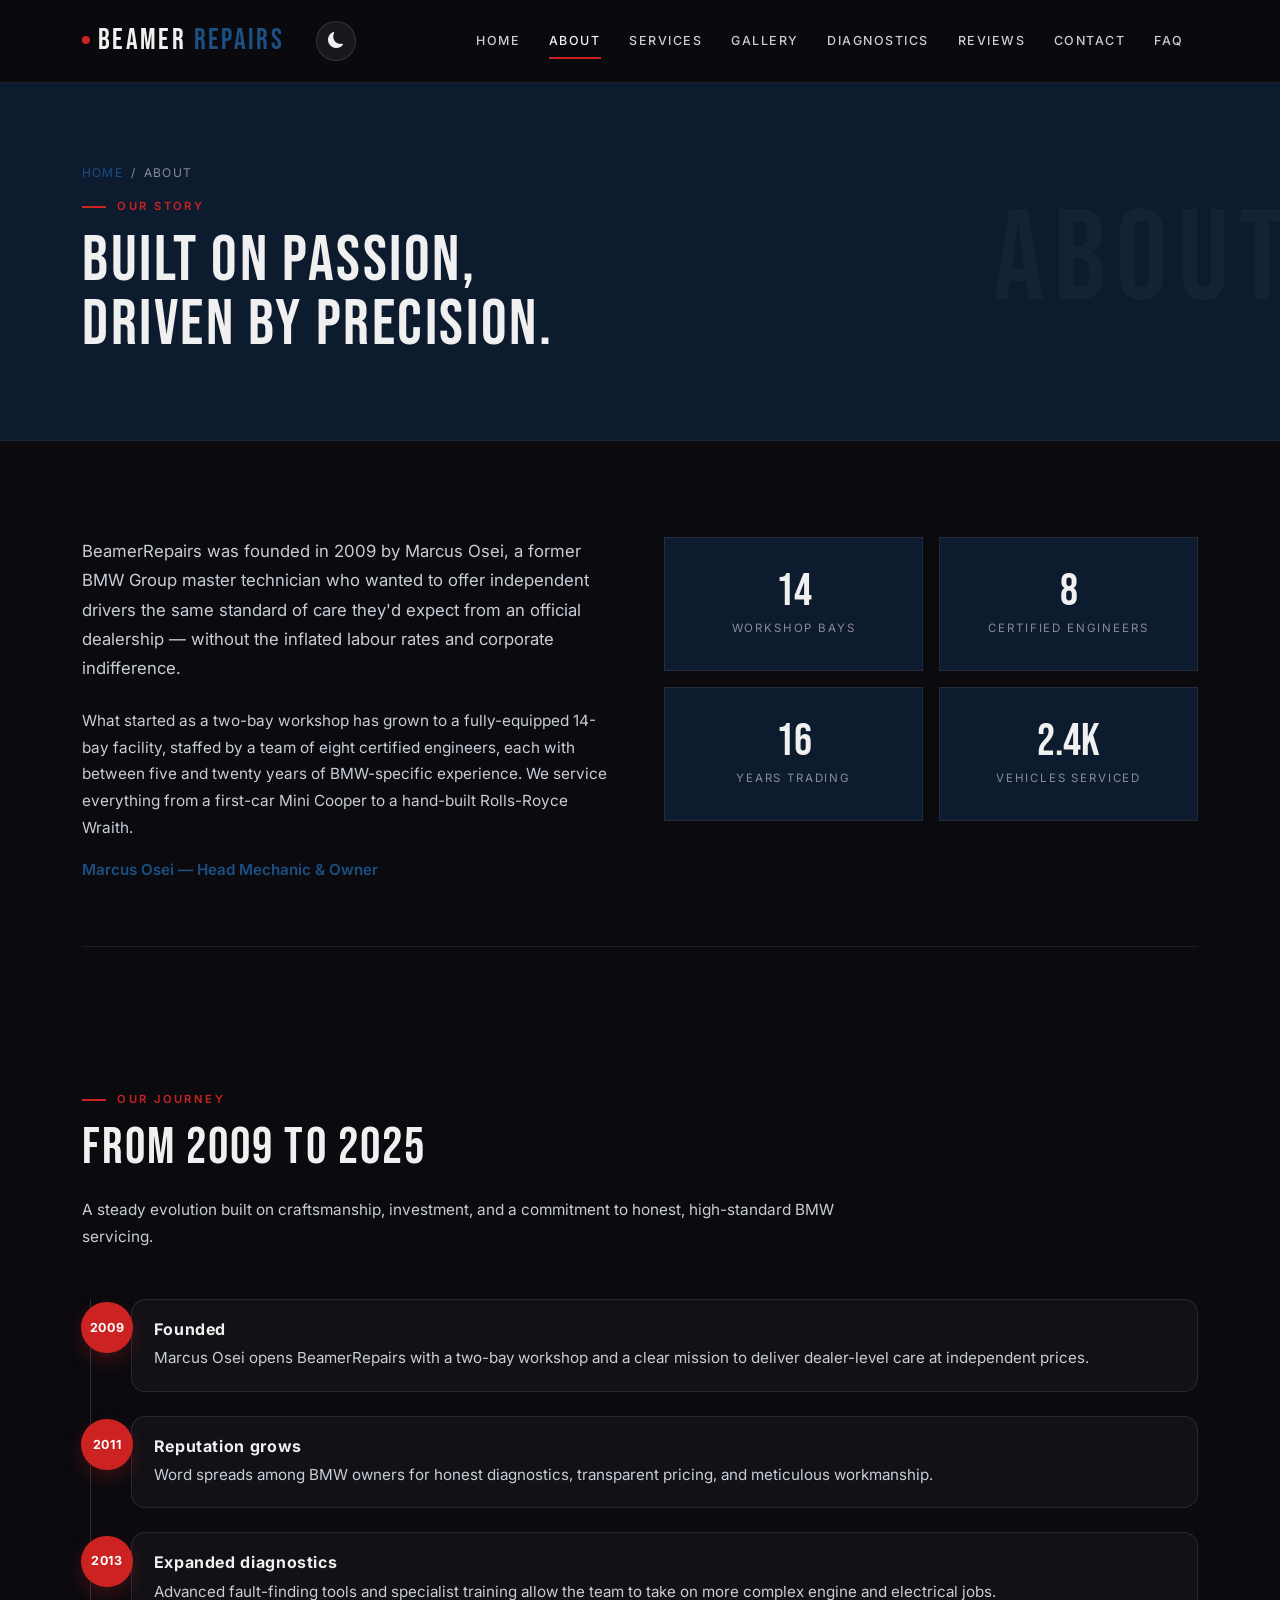
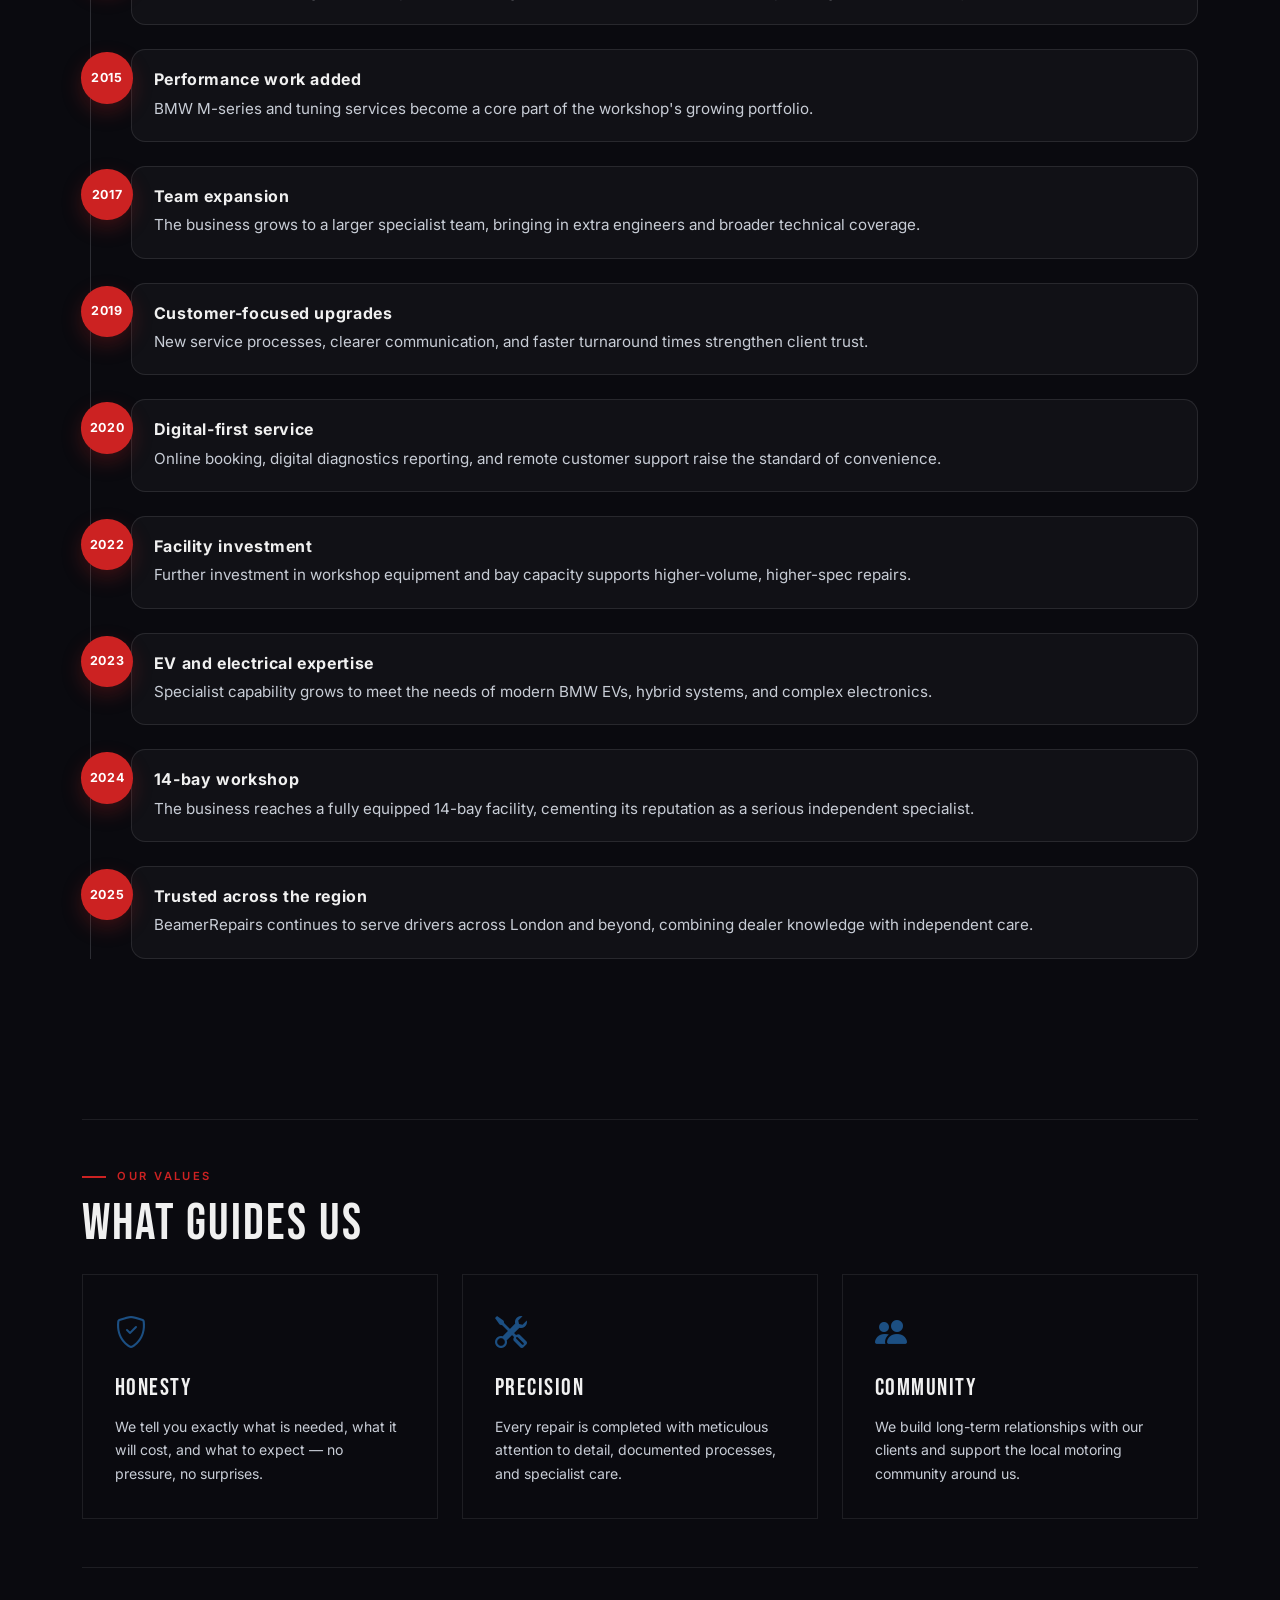
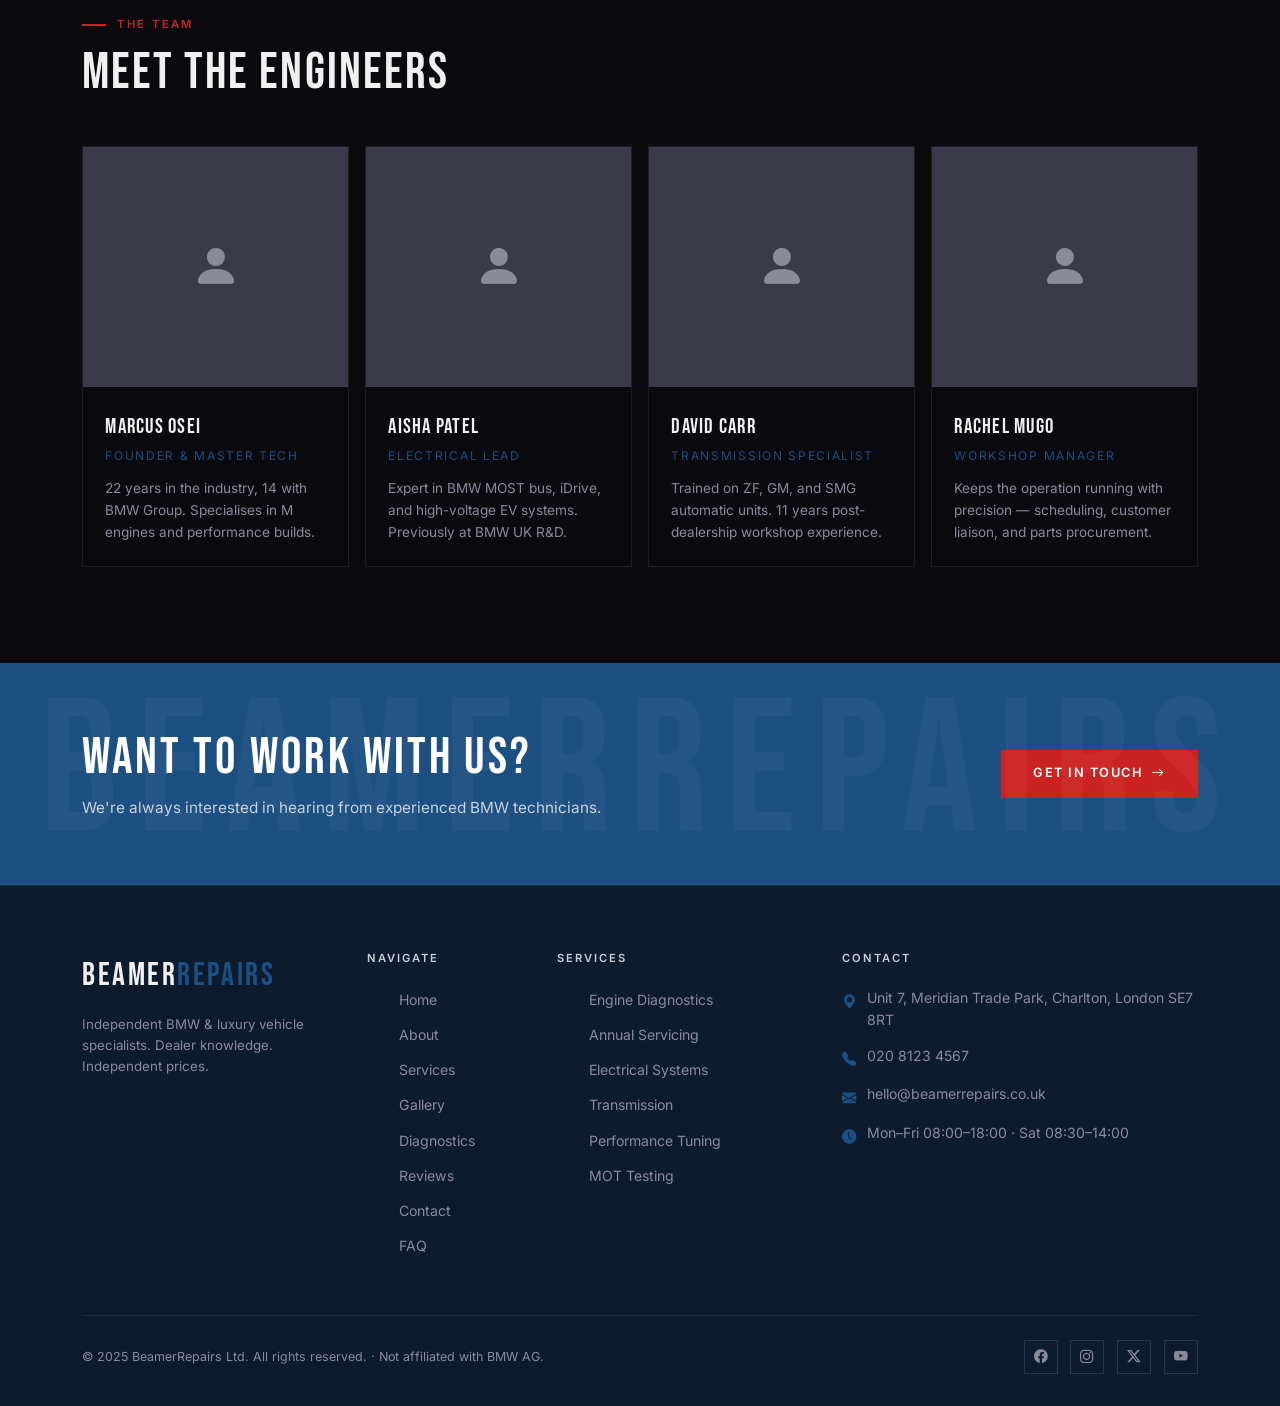
<file: about.html>
<!DOCTYPE html>
<html lang="en">
<head>
  <meta charset="UTF-8" />
  <meta name="viewport" content="width=device-width, initial-scale=1.0" />
  <title>About — BeamerRepairs</title>
  <link href="https://fonts.googleapis.com/css2?family=Bebas+Neue&family=Inter:wght@300;400;500;600;700&display=swap" rel="stylesheet" />
  <link href="https://cdn.jsdelivr.net/npm/bootstrap@5.3.3/dist/css/bootstrap.min.css" rel="stylesheet" />
  <link rel="stylesheet" href="https://cdn.jsdelivr.net/npm/bootstrap-icons@1.11.3/font/bootstrap-icons.min.css" />
  <link rel="stylesheet" href="css/style.css" />
</head>
<body>

<nav class="navbar navbar-expand-lg">
  <div class="container">
    <a class="navbar-brand" href="index.html">
      <span class="brand-dot"></span>BEAMER<span style="color:var(--steel-blue)">REPAIRS</span>
    </a>
    <button class="navbar-toggler" type="button" data-bs-toggle="collapse" data-bs-target="#navMenu">
      <span class="navbar-toggler-icon"></span>
    </button>
    <div class="collapse navbar-collapse" id="navMenu">
      <ul class="navbar-nav ms-auto">
        <li class="nav-item"><a class="nav-link" href="index.html">Home</a></li>
        <li class="nav-item"><a class="nav-link active" href="about.html">About</a></li>
        <li class="nav-item"><a class="nav-link" href="services.html">Services</a></li>
        <li class="nav-item"><a class="nav-link" href="gallery.html">Gallery</a></li>
        <li class="nav-item"><a class="nav-link" href="diagnostics.html">Diagnostics</a></li>
        <li class="nav-item"><a class="nav-link" href="reviews.html">Reviews</a></li>
        <li class="nav-item"><a class="nav-link" href="contact.html">Contact</a></li>
        <li class="nav-item"><a class="nav-link" href="faq.html">FAQ</a></li>
      </ul>
    </div>
  </div>
</nav>

<div class="page-hero" data-title="ABOUT">
  <div class="container">
    <div class="breadcrumb-nav"><a href="index.html">Home</a><span>/</span>About</div>
    <p class="section-eyebrow">Our Story</p>
    <h1 class="section-title" style="font-size:clamp(3rem,5vw,5rem)">BUILT ON PASSION,<br>DRIVEN BY PRECISION.</h1>
  </div>
</div>

<section style="background:var(--obsidian)">
  <div class="container">
    <div class="row g-5 mb-5">
      <div class="col-lg-6">
        <p class="section-body" style="max-width:100%;font-size:1.05rem;margin-bottom:1.5rem">
          BeamerRepairs was founded in 2009 by Marcus Osei, a former BMW Group master technician who wanted to offer independent drivers the same standard of care they'd expect from an official dealership — without the inflated labour rates and corporate indifference.
        </p>
        <p class="section-body" style="max-width:100%">
          What started as a two-bay workshop has grown to a fully-equipped 14-bay facility, staffed by a team of eight certified engineers, each with between five and twenty years of BMW-specific experience. We service everything from a first-car Mini Cooper to a hand-built Rolls-Royce Wraith.
        </p>
        <p style="margin-top:1rem;font-size:0.95rem;color:var(--steel-blue);font-weight:600">Marcus Osei — Head Mechanic &amp; Owner</p>
      </div>
      <div class="col-lg-6">
        <div class="row g-3">
          <div class="col-6"><div class="stat-box"><div class="stat-num">14</div><div class="stat-label">Workshop Bays</div></div></div>
          <div class="col-6"><div class="stat-box"><div class="stat-num">8</div><div class="stat-label">Certified Engineers</div></div></div>
          <div class="col-6"><div class="stat-box"><div class="stat-num">16</div><div class="stat-label">Years Trading</div></div></div>
          <div class="col-6"><div class="stat-box"><div class="stat-num">2.4K</div><div class="stat-label">Vehicles Serviced</div></div></div>
        </div>
      </div>
    </div>

    <div class="rule mb-5"></div>

    <section class="timeline-section">
      <p class="section-eyebrow">Our Journey</p>
      <h2 class="section-title mb-4">FROM 2009 TO 2025</h2>
      <p class="section-body mb-5" style="max-width:760px">
        A steady evolution built on craftsmanship, investment, and a commitment to honest, high-standard BMW servicing.
      </p>
      <div class="timeline">
        <div class="timeline-item">
          <div class="timeline-marker">2009</div>
          <div class="timeline-card">
            <h3>Founded</h3>
            <p>Marcus Osei opens BeamerRepairs with a two-bay workshop and a clear mission to deliver dealer-level care at independent prices.</p>
          </div>
        </div>
        <div class="timeline-item">
          <div class="timeline-marker">2011</div>
          <div class="timeline-card">
            <h3>Reputation grows</h3>
            <p>Word spreads among BMW owners for honest diagnostics, transparent pricing, and meticulous workmanship.</p>
          </div>
        </div>
        <div class="timeline-item">
          <div class="timeline-marker">2013</div>
          <div class="timeline-card">
            <h3>Expanded diagnostics</h3>
            <p>Advanced fault-finding tools and specialist training allow the team to take on more complex engine and electrical jobs.</p>
          </div>
        </div>
        <div class="timeline-item">
          <div class="timeline-marker">2015</div>
          <div class="timeline-card">
            <h3>Performance work added</h3>
            <p>BMW M-series and tuning services become a core part of the workshop's growing portfolio.</p>
          </div>
        </div>
        <div class="timeline-item">
          <div class="timeline-marker">2017</div>
          <div class="timeline-card">
            <h3>Team expansion</h3>
            <p>The business grows to a larger specialist team, bringing in extra engineers and broader technical coverage.</p>
          </div>
        </div>
        <div class="timeline-item">
          <div class="timeline-marker">2019</div>
          <div class="timeline-card">
            <h3>Customer-focused upgrades</h3>
            <p>New service processes, clearer communication, and faster turnaround times strengthen client trust.</p>
          </div>
        </div>
        <div class="timeline-item">
          <div class="timeline-marker">2020</div>
          <div class="timeline-card">
            <h3>Digital-first service</h3>
            <p>Online booking, digital diagnostics reporting, and remote customer support raise the standard of convenience.</p>
          </div>
        </div>
        <div class="timeline-item">
          <div class="timeline-marker">2022</div>
          <div class="timeline-card">
            <h3>Facility investment</h3>
            <p>Further investment in workshop equipment and bay capacity supports higher-volume, higher-spec repairs.</p>
          </div>
        </div>
        <div class="timeline-item">
          <div class="timeline-marker">2023</div>
          <div class="timeline-card">
            <h3>EV and electrical expertise</h3>
            <p>Specialist capability grows to meet the needs of modern BMW EVs, hybrid systems, and complex electronics.</p>
          </div>
        </div>
        <div class="timeline-item">
          <div class="timeline-marker">2024</div>
          <div class="timeline-card">
            <h3>14-bay workshop</h3>
            <p>The business reaches a fully equipped 14-bay facility, cementing its reputation as a serious independent specialist.</p>
          </div>
        </div>
        <div class="timeline-item">
          <div class="timeline-marker">2025</div>
          <div class="timeline-card">
            <h3>Trusted across the region</h3>
            <p>BeamerRepairs continues to serve drivers across London and beyond, combining dealer knowledge with independent care.</p>
          </div>
        </div>
      </div>
    </section>

    <div class="rule mb-5"></div>

    <p class="section-eyebrow">Our Values</p>
    <h2 class="section-title mb-4">WHAT GUIDES US</h2>
    <div class="row g-4 mb-5">
      <div class="col-md-4">
        <div class="service-card" style="height:100%">
          <div style="font-size:2rem;color:var(--steel-blue);margin-bottom:1rem"><i class="bi bi-shield-check"></i></div>
          <h3 style="font-family:var(--font-display);font-size:1.5rem;letter-spacing:0.06em;color:var(--off-white);margin-bottom:0.75rem">Honesty</h3>
          <p style="color:var(--chrome);margin:0">We tell you exactly what is needed, what it will cost, and what to expect — no pressure, no surprises.</p>
        </div>
      </div>
      <div class="col-md-4">
        <div class="service-card" style="height:100%">
          <div style="font-size:2rem;color:var(--steel-blue);margin-bottom:1rem"><i class="bi bi-tools"></i></div>
          <h3 style="font-family:var(--font-display);font-size:1.5rem;letter-spacing:0.06em;color:var(--off-white);margin-bottom:0.75rem">Precision</h3>
          <p style="color:var(--chrome);margin:0">Every repair is completed with meticulous attention to detail, documented processes, and specialist care.</p>
        </div>
      </div>
      <div class="col-md-4">
        <div class="service-card" style="height:100%">
          <div style="font-size:2rem;color:var(--steel-blue);margin-bottom:1rem"><i class="bi bi-people-fill"></i></div>
          <h3 style="font-family:var(--font-display);font-size:1.5rem;letter-spacing:0.06em;color:var(--off-white);margin-bottom:0.75rem">Community</h3>
          <p style="color:var(--chrome);margin:0">We build long-term relationships with our clients and support the local motoring community around us.</p>
        </div>
      </div>
    </div>

    <div class="rule mb-5"></div>

    <p class="section-eyebrow">The Team</p>
    <h2 class="section-title mb-5">MEET THE ENGINEERS</h2>
    <div class="row g-3">
      <div class="col-md-6 col-lg-3">
        <div class="team-card">
          <div class="team-photo"><i class="bi bi-person-fill"></i></div>
          <div class="team-info">
            <div class="team-name">Marcus Osei</div>
            <div class="team-role">Founder &amp; Master Tech</div>
            <p class="team-bio">22 years in the industry, 14 with BMW Group. Specialises in M engines and performance builds.</p>
          </div>
        </div>
      </div>
      <div class="col-md-6 col-lg-3">
        <div class="team-card">
          <div class="team-photo"><i class="bi bi-person-fill"></i></div>
          <div class="team-info">
            <div class="team-name">Aisha Patel</div>
            <div class="team-role">Electrical Lead</div>
            <p class="team-bio">Expert in BMW MOST bus, iDrive, and high-voltage EV systems. Previously at BMW UK R&amp;D.</p>
          </div>
        </div>
      </div>
      <div class="col-md-6 col-lg-3">
        <div class="team-card">
          <div class="team-photo"><i class="bi bi-person-fill"></i></div>
          <div class="team-info">
            <div class="team-name">David Carr</div>
            <div class="team-role">Transmission Specialist</div>
            <p class="team-bio">Trained on ZF, GM, and SMG automatic units. 11 years post-dealership workshop experience.</p>
          </div>
        </div>
      </div>
      <div class="col-md-6 col-lg-3">
        <div class="team-card">
          <div class="team-photo"><i class="bi bi-person-fill"></i></div>
          <div class="team-info">
            <div class="team-name">Rachel Mugo</div>
            <div class="team-role">Workshop Manager</div>
            <p class="team-bio">Keeps the operation running with precision — scheduling, customer liaison, and parts procurement.</p>
          </div>
        </div>
      </div>
    </div>
  </div>
</section>

<div class="cta-banner">
  <div class="container">
    <div class="row align-items-center">
      <div class="col-lg-8 mb-3 mb-lg-0">
        <h2>WANT TO WORK WITH US?</h2>
        <p>We're always interested in hearing from experienced BMW technicians.</p>
      </div>
      <div class="col-lg-4 text-lg-end">
        <a href="contact.html" class="btn-primary-brand">Get In Touch <i class="bi bi-arrow-right"></i></a>
      </div>
    </div>
  </div>
</div>

<footer>
  <div class="container">
    <div class="row g-4">
      <div class="col-lg-3 col-md-6">
        <div class="footer-brand">BEAMER<span style="color:var(--steel-blue)">REPAIRS</span></div>
        <p class="footer-tagline">Independent BMW &amp; luxury vehicle specialists. Dealer knowledge. Independent prices.</p>
      </div>
      <div class="col-lg-2 col-md-6">
        <p class="footer-heading">Navigate</p>
        <ul class="footer-links">
          <li><a href="index.html">Home</a></li><li><a href="about.html">About</a></li>
          <li><a href="services.html">Services</a></li><li><a href="gallery.html">Gallery</a></li>
          <li><a href="diagnostics.html">Diagnostics</a></li><li><a href="reviews.html">Reviews</a></li>
          <li><a href="contact.html">Contact</a></li><li><a href="faq.html">FAQ</a></li>
        </ul>
      </div>
      <div class="col-lg-3 col-md-6">
        <p class="footer-heading">Services</p>
        <ul class="footer-links">
          <li><a href="services.html">Engine Diagnostics</a></li><li><a href="services.html">Annual Servicing</a></li>
          <li><a href="services.html">Electrical Systems</a></li><li><a href="services.html">Transmission</a></li>
          <li><a href="services.html">Performance Tuning</a></li><li><a href="services.html">MOT Testing</a></li>
        </ul>
      </div>
      <div class="col-lg-4 col-md-6">
        <p class="footer-heading">Contact</p>
        <div class="footer-contact-item"><i class="bi bi-geo-alt-fill"></i><span>Unit 7, Meridian Trade Park, Charlton, London SE7 8RT</span></div>
        <div class="footer-contact-item"><i class="bi bi-telephone-fill"></i><span>020 8123 4567</span></div>
        <div class="footer-contact-item"><i class="bi bi-envelope-fill"></i><span>hello@beamerrepairs.co.uk</span></div>
        <div class="footer-contact-item"><i class="bi bi-clock-fill"></i><span>Mon–Fri 08:00–18:00 · Sat 08:30–14:00</span></div>
      </div>
    </div>
    <div class="footer-bottom">
      <p>© 2025 BeamerRepairs Ltd. All rights reserved. · Not affiliated with BMW AG.</p>
      <div class="social-links">
        <a href="#" class="social-link"><i class="bi bi-facebook"></i></a>
        <a href="#" class="social-link"><i class="bi bi-instagram"></i></a>
        <a href="#" class="social-link"><i class="bi bi-twitter-x"></i></a>
        <a href="#" class="social-link"><i class="bi bi-youtube"></i></a>
      </div>
    </div>
  </div>
</footer>

<script src="https://cdn.jsdelivr.net/npm/bootstrap@5.3.3/dist/js/bootstrap.bundle.min.js"></script>
<script src="js/main.js"></script>
</body>
</html>
</file>
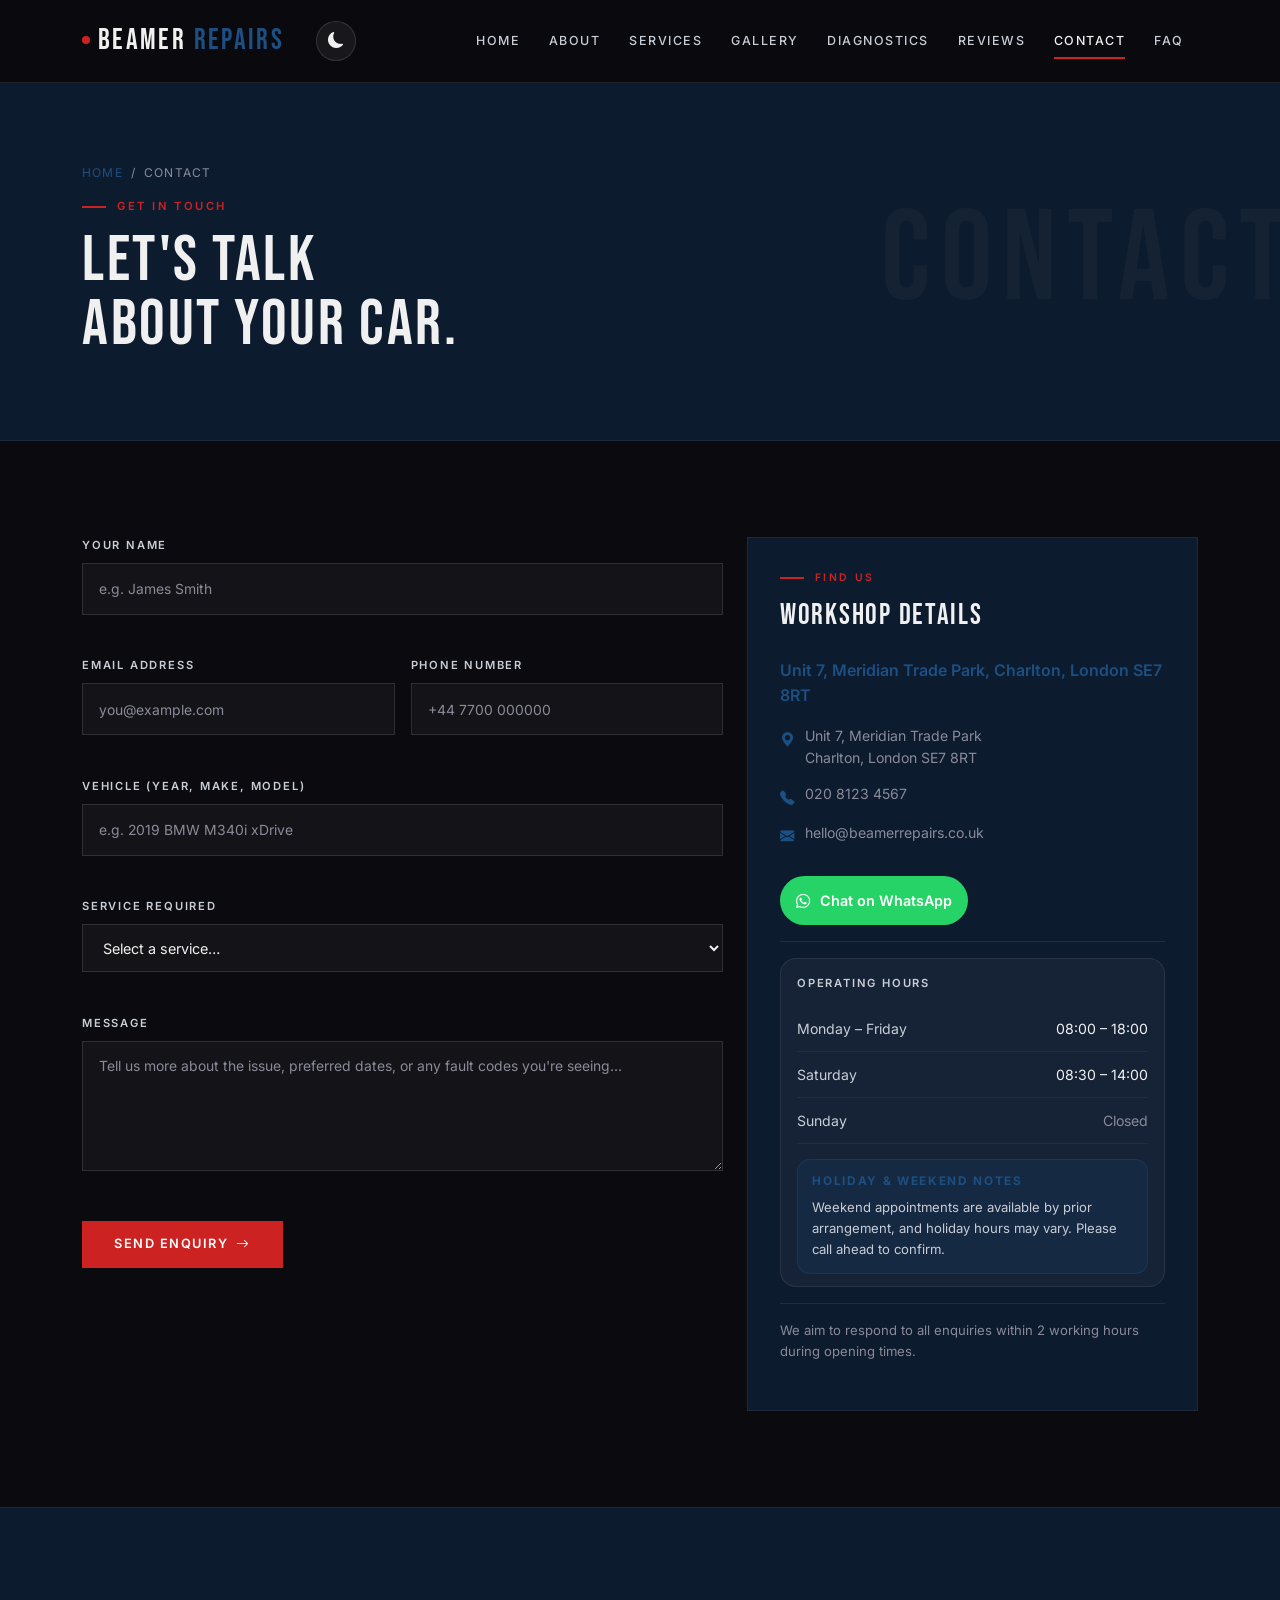
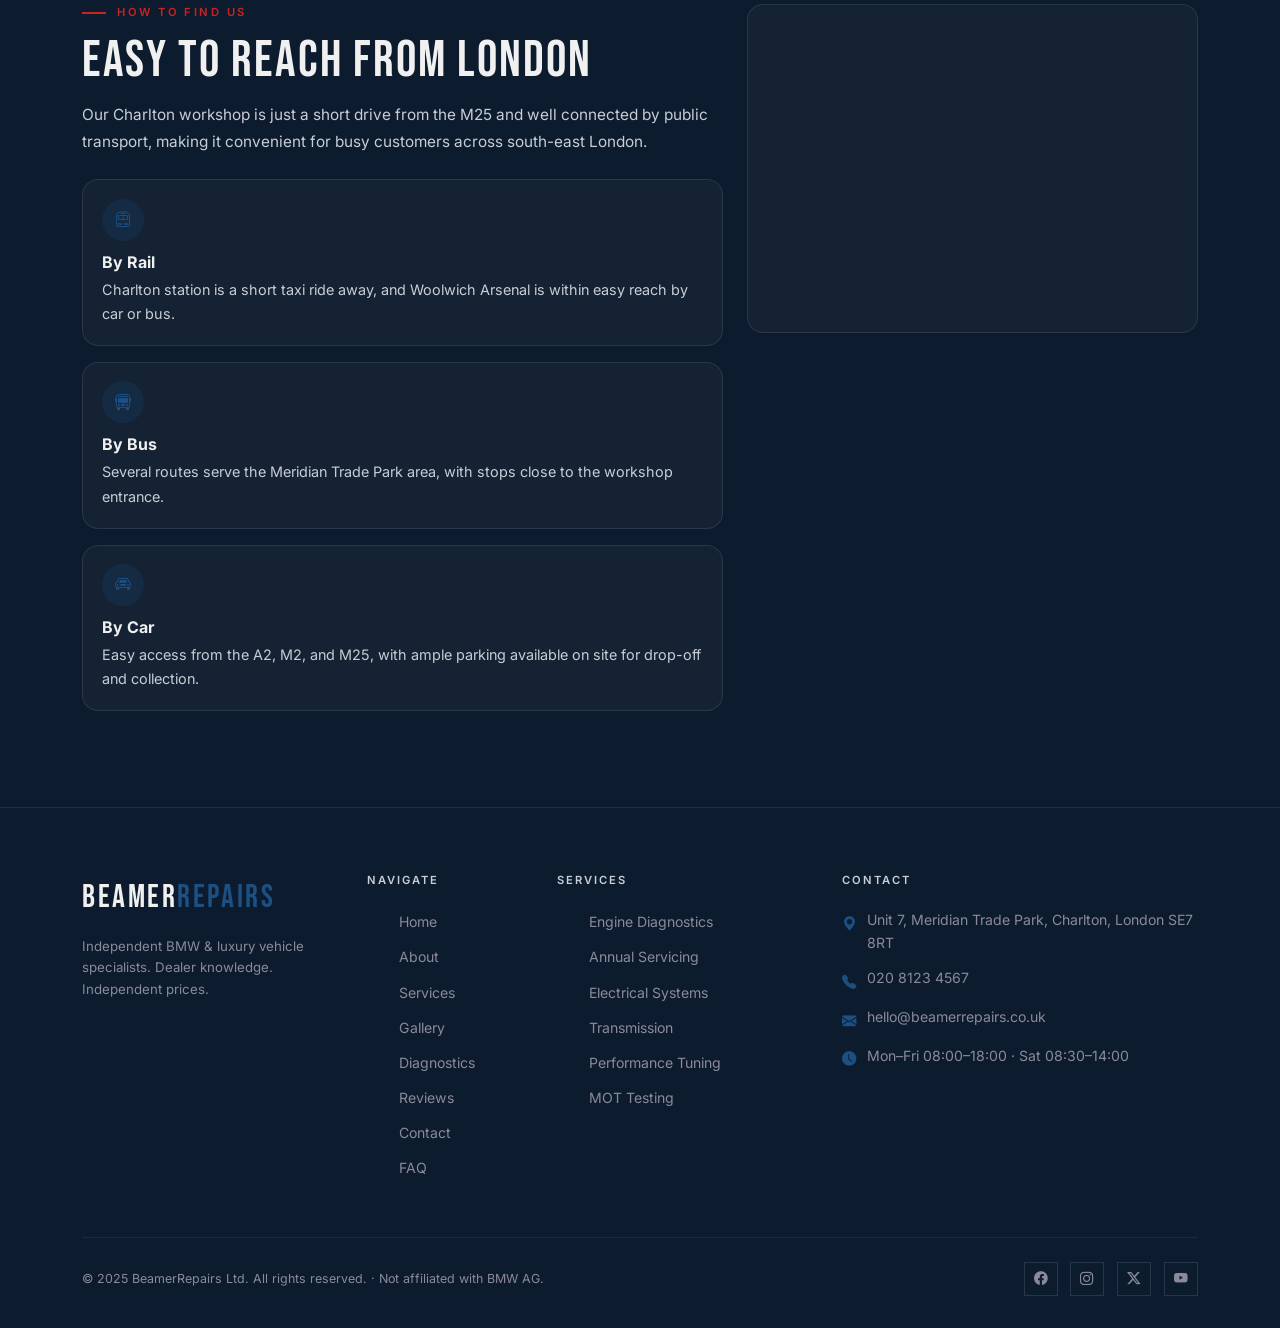
<file: contact.html>
<!DOCTYPE html>
<html lang="en">
<head>
  <meta charset="UTF-8" />
  <meta name="viewport" content="width=device-width, initial-scale=1.0" />
  <title>Contact — BeamerRepairs</title>
  <link href="https://fonts.googleapis.com/css2?family=Bebas+Neue&family=Inter:wght@300;400;500;600;700&display=swap" rel="stylesheet" />
  <link href="https://cdn.jsdelivr.net/npm/bootstrap@5.3.3/dist/css/bootstrap.min.css" rel="stylesheet" />
  <link rel="stylesheet" href="https://cdn.jsdelivr.net/npm/bootstrap-icons@1.11.3/font/bootstrap-icons.min.css" />
  <link rel="stylesheet" href="css/style.css" />
</head>
<body>

<nav class="navbar navbar-expand-lg">
  <div class="container">
    <a class="navbar-brand" href="index.html">
      <span class="brand-dot"></span>BEAMER<span style="color:var(--steel-blue)">REPAIRS</span>
    </a>
    <button class="navbar-toggler" type="button" data-bs-toggle="collapse" data-bs-target="#navMenu">
      <span class="navbar-toggler-icon"></span>
    </button>
    <div class="collapse navbar-collapse" id="navMenu">
      <ul class="navbar-nav ms-auto">
        <li class="nav-item"><a class="nav-link" href="index.html">Home</a></li>
        <li class="nav-item"><a class="nav-link" href="about.html">About</a></li>
        <li class="nav-item"><a class="nav-link" href="services.html">Services</a></li>
        <li class="nav-item"><a class="nav-link" href="gallery.html">Gallery</a></li>
        <li class="nav-item"><a class="nav-link" href="diagnostics.html">Diagnostics</a></li>
        <li class="nav-item"><a class="nav-link" href="reviews.html">Reviews</a></li>
        <li class="nav-item"><a class="nav-link active" href="contact.html">Contact</a></li>
        <li class="nav-item"><a class="nav-link" href="faq.html">FAQ</a></li>
      </ul>
    </div>
  </div>
</nav>

<div class="page-hero" data-title="CONTACT">
  <div class="container">
    <div class="breadcrumb-nav"><a href="index.html">Home</a><span>/</span>Contact</div>
    <p class="section-eyebrow">Get In Touch</p>
    <h1 class="section-title" style="font-size:clamp(3rem,5vw,5rem)">LET'S TALK<br>ABOUT YOUR CAR.</h1>
  </div>
</div>

<section style="background:var(--obsidian)">
  <div class="container">
    <div class="row g-4">
      <div class="col-lg-7">
        <form id="contact-form-wrap" novalidate>
          <div class="form-group">
            <label class="form-label-custom" for="name">Your Name</label>
            <input id="name" name="name" type="text" class="form-control-custom" data-validate="required" aria-describedby="name-error" placeholder="e.g. James Smith" />
            <div id="name-error" class="form-error" role="alert"></div>
          </div>
          <div class="row g-3">
            <div class="col-md-6">
              <div class="form-group">
                <label class="form-label-custom" for="email">Email Address</label>
                <input id="email" name="email" type="email" class="form-control-custom" data-validate="email" aria-describedby="email-error" placeholder="you@example.com" />
                <div id="email-error" class="form-error" role="alert"></div>
              </div>
            </div>
            <div class="col-md-6">
              <div class="form-group">
                <label class="form-label-custom" for="phone">Phone Number</label>
                <input id="phone" name="phone" type="tel" class="form-control-custom" data-validate="required" aria-describedby="phone-error" placeholder="+44 7700 000000" />
                <div id="phone-error" class="form-error" role="alert"></div>
              </div>
            </div>
          </div>
          <div class="form-group">
            <label class="form-label-custom" for="vehicle">Vehicle (Year, Make, Model)</label>
            <input id="vehicle" name="vehicle" type="text" class="form-control-custom" data-validate="required" aria-describedby="vehicle-error" placeholder="e.g. 2019 BMW M340i xDrive" />
            <div id="vehicle-error" class="form-error" role="alert"></div>
          </div>
          <div class="form-group">
            <label class="form-label-custom" for="service">Service Required</label>
            <select id="service" name="service" class="form-control-custom" data-validate="required" aria-describedby="service-error">
              <option value="" disabled selected>Select a service…</option>
              <option>Annual Service / Oil Change</option>
              <option>Engine Diagnostics</option>
              <option>Electrical / Electronics</option>
              <option>Brakes &amp; Suspension</option>
              <option>Transmission</option>
              <option>MOT Test</option>
              <option>Performance Tuning</option>
              <option>Pre-Purchase Inspection</option>
              <option>EV / Hybrid Service</option>
              <option>Other / Not Sure</option>
            </select>
            <div id="service-error" class="form-error" role="alert"></div>
          </div>
          <div class="form-group">
            <label class="form-label-custom" for="message">Message</label>
            <textarea id="message" name="message" class="form-control-custom" data-validate="required" aria-describedby="message-error" placeholder="Tell us more about the issue, preferred dates, or any fault codes you're seeing…"></textarea>
            <div id="message-error" class="form-error" role="alert"></div>
          </div>
          <button type="submit" class="btn-primary-brand" onclick="submitForm(event)">Send Enquiry <i class="bi bi-arrow-right"></i></button>
        </form>
      </div>

      <div class="col-lg-5">
        <div class="contact-info-block">
          <p class="section-eyebrow" style="font-size:0.65rem">Find Us</p>
          <h3 style="font-family:var(--font-display);font-size:1.8rem;letter-spacing:0.06em;color:var(--off-white);margin-bottom:1.5rem">WORKSHOP DETAILS</h3>
          <p style="margin-bottom:1rem;color:var(--steel-blue);font-weight:600">Unit 7, Meridian Trade Park, Charlton, London SE7 8RT</p>
          <div class="footer-contact-item"><i class="bi bi-geo-alt-fill"></i><span>Unit 7, Meridian Trade Park<br>Charlton, London SE7 8RT</span></div>
          <div class="footer-contact-item"><i class="bi bi-telephone-fill"></i><span>020 8123 4567</span></div>
          <div class="footer-contact-item"><i class="bi bi-envelope-fill"></i><span>hello@beamerrepairs.co.uk</span></div>
          <a href="https://wa.me/447700000000" target="_blank" rel="noopener" class="whatsapp-btn"><i class="bi bi-whatsapp"></i> Chat on WhatsApp</a>
          <div class="rule my-3"></div>
          <div style="background:rgba(255,255,255,0.04);border:1px solid rgba(255,255,255,0.08);border-radius:1rem;padding:1rem 1rem 0.75rem;">
            <p style="font-size:0.7rem;font-weight:600;letter-spacing:0.16em;text-transform:uppercase;color:var(--chrome);margin-bottom:0.85rem">Operating Hours</p>
            <div class="hours-row open"><span class="hours-day">Monday – Friday</span><span class="hours-time">08:00 – 18:00</span></div>
            <div class="hours-row open"><span class="hours-day">Saturday</span><span class="hours-time">08:30 – 14:00</span></div>
            <div class="hours-row"><span class="hours-day">Sunday</span><span class="hours-time">Closed</span></div>
            <div style="margin-top:0.9rem;padding:0.8rem 0.9rem;border-radius:0.8rem;background:rgba(28,79,130,0.16);border:1px solid rgba(28,79,130,0.35);">
              <div style="font-size:0.74rem;font-weight:700;letter-spacing:0.14em;text-transform:uppercase;color:var(--steel-blue);margin-bottom:0.35rem">Holiday & Weekend Notes</div>
              <p style="font-size:0.82rem;color:var(--chrome);margin:0;line-height:1.6">Weekend appointments are available by prior arrangement, and holiday hours may vary. Please call ahead to confirm.</p>
            </div>
          </div>
          <div class="rule my-3"></div>
          <p style="font-size:0.82rem;color:var(--light-grey)">We aim to respond to all enquiries within 2 working hours during opening times.</p>
        </div>
      </div>
    </div>
  </div>
</section>

<section style="background:var(--deep-navy); border-top:1px solid rgba(255,255,255,0.06);">
  <div class="container">
    <div class="row g-4 align-items-start">
      <div class="col-lg-7">
        <p class="section-eyebrow">How to Find Us</p>
        <h2 class="section-title mb-3">EASY TO REACH FROM LONDON</h2>
        <p class="section-body mb-4" style="max-width:700px">
          Our Charlton workshop is just a short drive from the M25 and well connected by public transport, making it convenient for busy customers across south-east London.
        </p>
        <div class="transport-grid">
          <div class="transport-card">
            <div class="transport-icon"><i class="bi bi-train-front"></i></div>
            <h4>By Rail</h4>
            <p>Charlton station is a short taxi ride away, and Woolwich Arsenal is within easy reach by car or bus.</p>
          </div>
          <div class="transport-card">
            <div class="transport-icon"><i class="bi bi-bus-front"></i></div>
            <h4>By Bus</h4>
            <p>Several routes serve the Meridian Trade Park area, with stops close to the workshop entrance.</p>
          </div>
          <div class="transport-card">
            <div class="transport-icon"><i class="bi bi-car-front"></i></div>
            <h4>By Car</h4>
            <p>Easy access from the A2, M2, and M25, with ample parking available on site for drop-off and collection.</p>
          </div>
        </div>
      </div>
      <div class="col-lg-5">
        <div class="map-card">
          <iframe src="https://www.google.com/maps?q=Unit%207%20Meridian%20Trade%20Park%20Charlton%20London%20SE7%208RT&output=embed" loading="lazy" referrerpolicy="no-referrer-when-downgrade" title="BeamerRepairs workshop location"></iframe>
        </div>
      </div>
    </div>
  </div>
</section>

<footer>
  <div class="container">
    <div class="row g-4">
      <div class="col-lg-3 col-md-6">
        <div class="footer-brand">BEAMER<span style="color:var(--steel-blue)">REPAIRS</span></div>
        <p class="footer-tagline">Independent BMW &amp; luxury vehicle specialists. Dealer knowledge. Independent prices.</p>
      </div>
      <div class="col-lg-2 col-md-6">
        <p class="footer-heading">Navigate</p>
        <ul class="footer-links">
          <li><a href="index.html">Home</a></li><li><a href="about.html">About</a></li>
          <li><a href="services.html">Services</a></li><li><a href="gallery.html">Gallery</a></li>
          <li><a href="diagnostics.html">Diagnostics</a></li><li><a href="reviews.html">Reviews</a></li>
          <li><a href="contact.html">Contact</a></li><li><a href="faq.html">FAQ</a></li>
        </ul>
      </div>
      <div class="col-lg-3 col-md-6">
        <p class="footer-heading">Services</p>
        <ul class="footer-links">
          <li><a href="services.html">Engine Diagnostics</a></li><li><a href="services.html">Annual Servicing</a></li>
          <li><a href="services.html">Electrical Systems</a></li><li><a href="services.html">Transmission</a></li>
          <li><a href="services.html">Performance Tuning</a></li><li><a href="services.html">MOT Testing</a></li>
        </ul>
      </div>
      <div class="col-lg-4 col-md-6">
        <p class="footer-heading">Contact</p>
        <div class="footer-contact-item"><i class="bi bi-geo-alt-fill"></i><span>Unit 7, Meridian Trade Park, Charlton, London SE7 8RT</span></div>
        <div class="footer-contact-item"><i class="bi bi-telephone-fill"></i><span>020 8123 4567</span></div>
        <div class="footer-contact-item"><i class="bi bi-envelope-fill"></i><span>hello@beamerrepairs.co.uk</span></div>
        <div class="footer-contact-item"><i class="bi bi-clock-fill"></i><span>Mon–Fri 08:00–18:00 · Sat 08:30–14:00</span></div>
      </div>
    </div>
    <div class="footer-bottom">
      <p>© 2025 BeamerRepairs Ltd. All rights reserved. · Not affiliated with BMW AG.</p>
      <div class="social-links">
        <a href="#" class="social-link"><i class="bi bi-facebook"></i></a>
        <a href="#" class="social-link"><i class="bi bi-instagram"></i></a>
        <a href="#" class="social-link"><i class="bi bi-twitter-x"></i></a>
        <a href="#" class="social-link"><i class="bi bi-youtube"></i></a>
      </div>
    </div>
  </div>
</footer>

<script src="https://cdn.jsdelivr.net/npm/bootstrap@5.3.3/dist/js/bootstrap.bundle.min.js"></script>
<script src="js/main.js"></script>
</body>
</html>
</file>
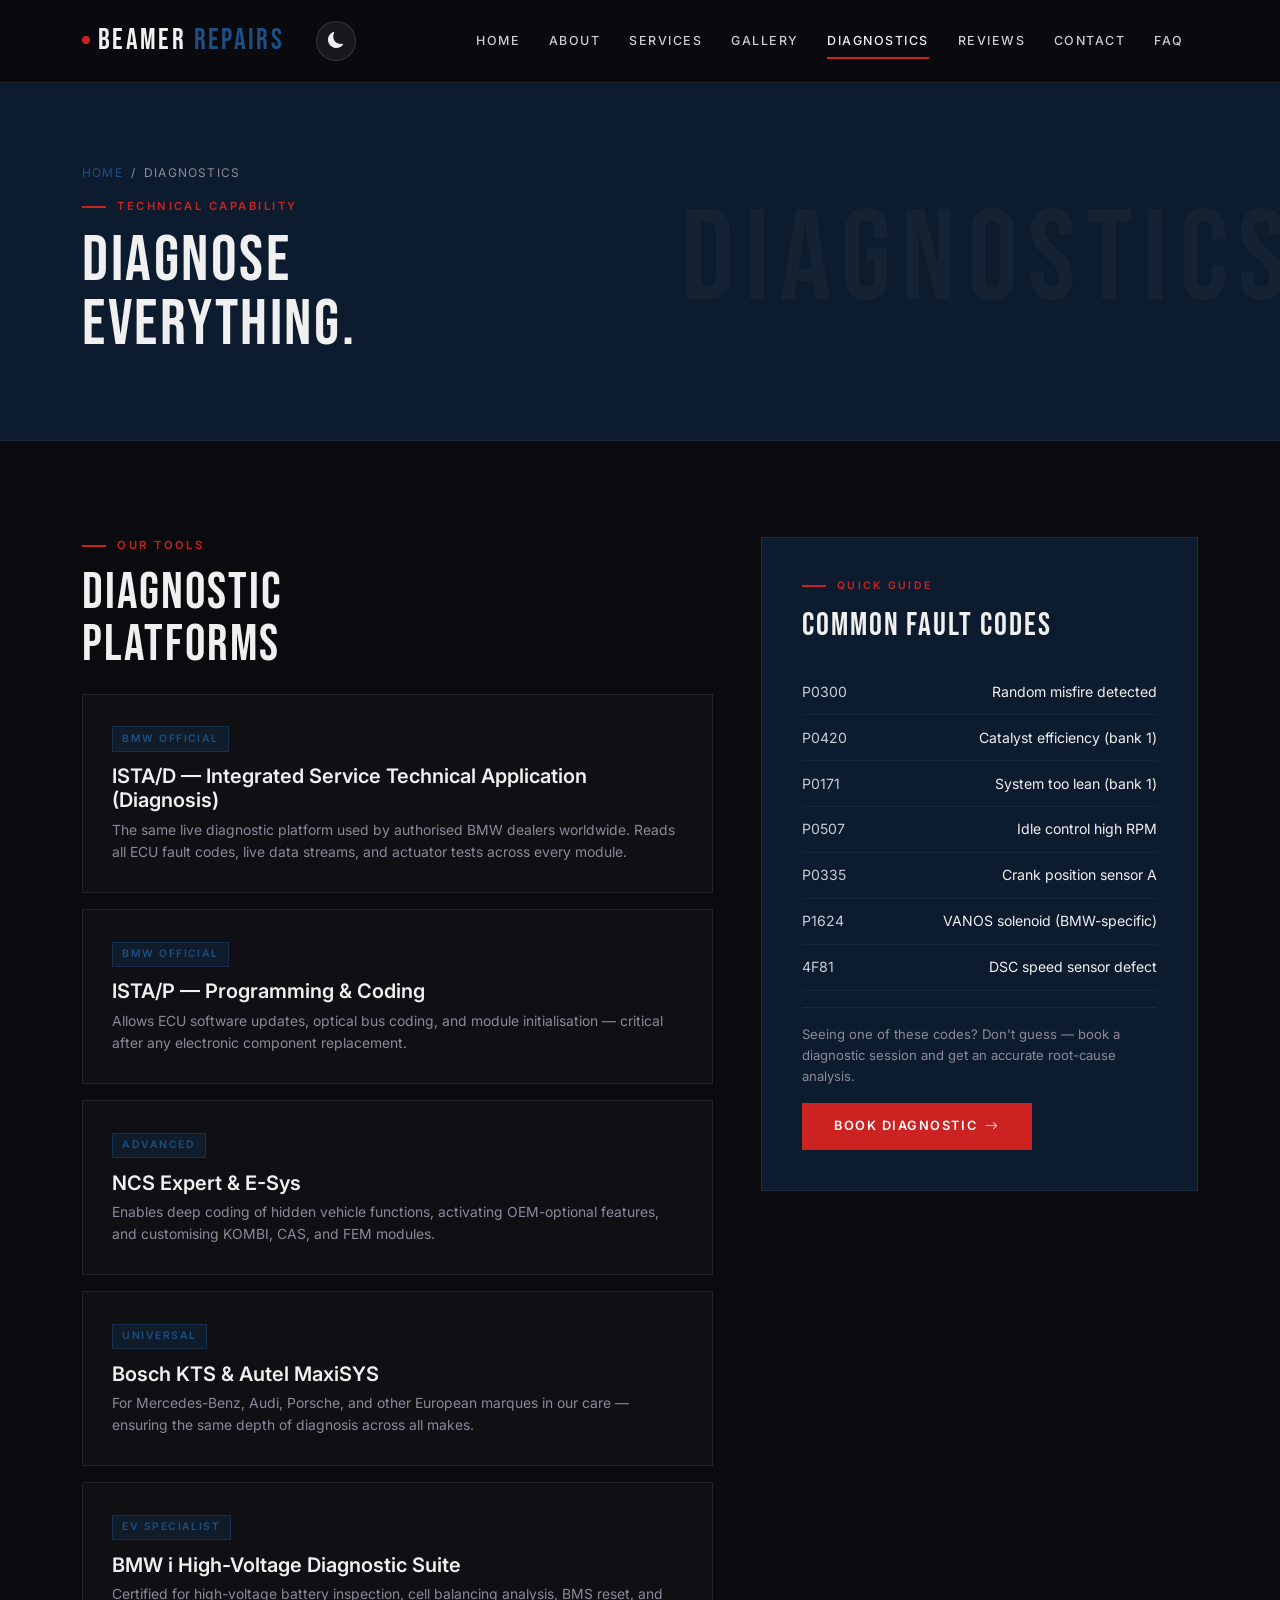
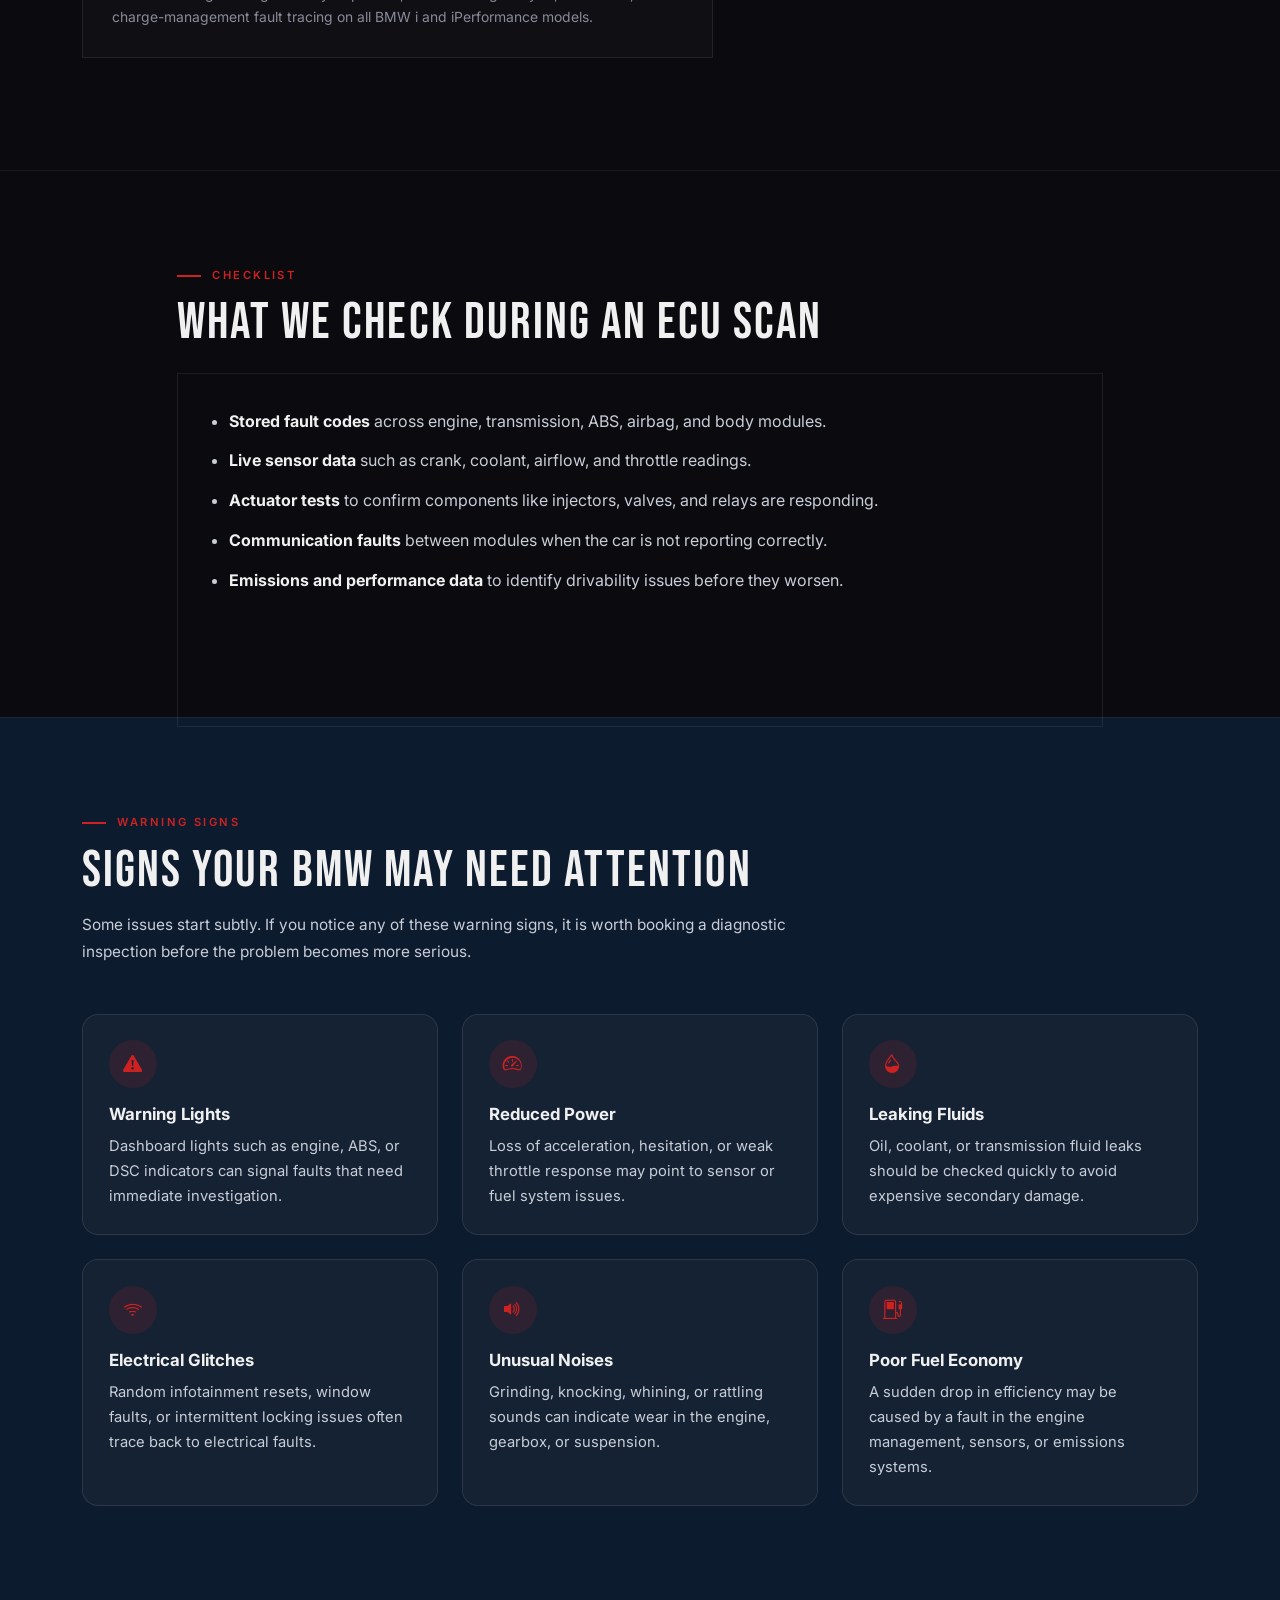
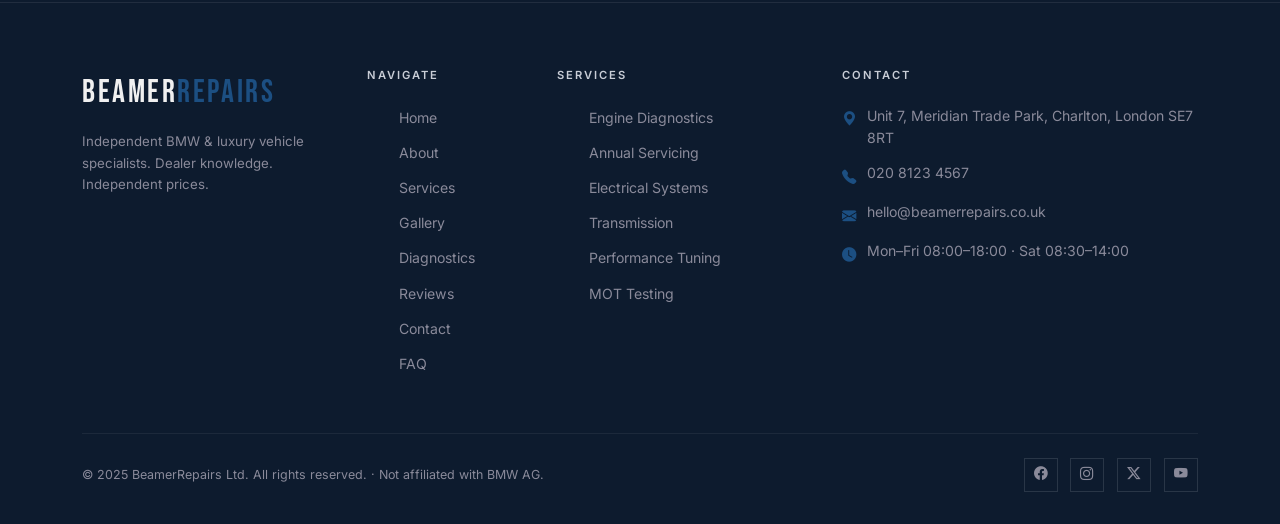
<file: diagnostics.html>
<!DOCTYPE html>
<html lang="en">
<head>
  <meta charset="UTF-8" />
  <meta name="viewport" content="width=device-width, initial-scale=1.0" />
  <title>Diagnostics — BeamerRepairs</title>
  <link href="https://fonts.googleapis.com/css2?family=Bebas+Neue&family=Inter:wght@300;400;500;600;700&display=swap" rel="stylesheet" />
  <link href="https://cdn.jsdelivr.net/npm/bootstrap@5.3.3/dist/css/bootstrap.min.css" rel="stylesheet" />
  <link rel="stylesheet" href="https://cdn.jsdelivr.net/npm/bootstrap-icons@1.11.3/font/bootstrap-icons.min.css" />
  <link rel="stylesheet" href="css/style.css" />
</head>
<body>

<nav class="navbar navbar-expand-lg">
  <div class="container">
    <a class="navbar-brand" href="index.html">
      <span class="brand-dot"></span>BEAMER<span style="color:var(--steel-blue)">REPAIRS</span>
    </a>
    <button class="navbar-toggler" type="button" data-bs-toggle="collapse" data-bs-target="#navMenu">
      <span class="navbar-toggler-icon"></span>
    </button>
    <div class="collapse navbar-collapse" id="navMenu">
      <ul class="navbar-nav ms-auto">
        <li class="nav-item"><a class="nav-link" href="index.html">Home</a></li>
        <li class="nav-item"><a class="nav-link" href="about.html">About</a></li>
        <li class="nav-item"><a class="nav-link" href="services.html">Services</a></li>
        <li class="nav-item"><a class="nav-link" href="gallery.html">Gallery</a></li>
        <li class="nav-item"><a class="nav-link active" href="diagnostics.html">Diagnostics</a></li>
        <li class="nav-item"><a class="nav-link" href="reviews.html">Reviews</a></li>
        <li class="nav-item"><a class="nav-link" href="contact.html">Contact</a></li>
        <li class="nav-item"><a class="nav-link" href="faq.html">FAQ</a></li>
      </ul>
    </div>
  </div>
</nav>

<div class="page-hero" data-title="DIAGNOSTICS">
  <div class="container">
    <div class="breadcrumb-nav"><a href="index.html">Home</a><span>/</span>Diagnostics</div>
    <p class="section-eyebrow">Technical Capability</p>
    <h1 class="section-title" style="font-size:clamp(3rem,5vw,5rem)">DIAGNOSE<br>EVERYTHING.</h1>
  </div>
</div>

<section style="background:var(--obsidian)">
  <div class="container">
    <div class="row g-5">
      <div class="col-lg-7">
        <p class="section-eyebrow">Our Tools</p>
        <h2 class="section-title mb-4">DIAGNOSTIC<br>PLATFORMS</h2>

        <div class="diag-card">
          <div class="diag-tag">BMW Official</div>
          <h5>ISTA/D — Integrated Service Technical Application (Diagnosis)</h5>
          <p>The same live diagnostic platform used by authorised BMW dealers worldwide. Reads all ECU fault codes, live data streams, and actuator tests across every module.</p>
        </div>
        <div class="diag-card">
          <div class="diag-tag">BMW Official</div>
          <h5>ISTA/P — Programming &amp; Coding</h5>
          <p>Allows ECU software updates, optical bus coding, and module initialisation — critical after any electronic component replacement.</p>
        </div>
        <div class="diag-card">
          <div class="diag-tag">Advanced</div>
          <h5>NCS Expert &amp; E-Sys</h5>
          <p>Enables deep coding of hidden vehicle functions, activating OEM-optional features, and customising KOMBI, CAS, and FEM modules.</p>
        </div>
        <div class="diag-card">
          <div class="diag-tag">Universal</div>
          <h5>Bosch KTS &amp; Autel MaxiSYS</h5>
          <p>For Mercedes-Benz, Audi, Porsche, and other European marques in our care — ensuring the same depth of diagnosis across all makes.</p>
        </div>
        <div class="diag-card">
          <div class="diag-tag">EV Specialist</div>
          <h5>BMW i High-Voltage Diagnostic Suite</h5>
          <p>Certified for high-voltage battery inspection, cell balancing analysis, BMS reset, and charge-management fault tracing on all BMW i and iPerformance models.</p>
        </div>
      </div>

      <div class="col-lg-5">
        <div style="background:var(--deep-navy);border:1px solid rgba(200,205,214,0.1);padding:2.5rem;position:sticky;top:90px">
          <p class="section-eyebrow" style="font-size:0.65rem">Quick Guide</p>
          <h3 style="font-family:var(--font-display);font-size:2rem;letter-spacing:0.06em;color:var(--off-white);margin-bottom:1.5rem">COMMON FAULT CODES</h3>
          <div class="hours-row open"><span class="hours-day">P0300</span><span class="hours-time">Random misfire detected</span></div>
          <div class="hours-row open"><span class="hours-day">P0420</span><span class="hours-time">Catalyst efficiency (bank 1)</span></div>
          <div class="hours-row open"><span class="hours-day">P0171</span><span class="hours-time">System too lean (bank 1)</span></div>
          <div class="hours-row open"><span class="hours-day">P0507</span><span class="hours-time">Idle control high RPM</span></div>
          <div class="hours-row open"><span class="hours-day">P0335</span><span class="hours-time">Crank position sensor A</span></div>
          <div class="hours-row open"><span class="hours-day">P1624</span><span class="hours-time">VANOS solenoid (BMW-specific)</span></div>
          <div class="hours-row open"><span class="hours-day">4F81</span><span class="hours-time">DSC speed sensor defect</span></div>
          <div class="mt-3 pt-3" style="border-top:1px solid rgba(200,205,214,0.08)">
            <p style="font-size:0.82rem;color:var(--light-grey);margin:0">Seeing one of these codes? Don't guess — book a diagnostic session and get an accurate root-cause analysis.</p>
            <a href="contact.html" class="btn-primary-brand mt-3 d-inline-flex">Book Diagnostic <i class="bi bi-arrow-right"></i></a>
          </div>
        </div>
      </div>
    </div>
  </div>
</section>

<section style="background:var(--obsidian); border-top:1px solid rgba(255,255,255,0.06);">
  <div class="container">
    <div class="row justify-content-center">
      <div class="col-lg-10">
        <p class="section-eyebrow">Checklist</p>
        <h2 class="section-title mb-4">WHAT WE CHECK DURING AN ECU SCAN</h2>
        <div class="service-card" style="padding:2rem 2rem 1.5rem">
          <ul style="margin:0;padding-left:1.2rem;color:var(--chrome);line-height:1.9;display:grid;gap:0.6rem">
            <li><strong style="color:var(--off-white)">Stored fault codes</strong> across engine, transmission, ABS, airbag, and body modules.</li>
            <li><strong style="color:var(--off-white)">Live sensor data</strong> such as crank, coolant, airflow, and throttle readings.</li>
            <li><strong style="color:var(--off-white)">Actuator tests</strong> to confirm components like injectors, valves, and relays are responding.</li>
            <li><strong style="color:var(--off-white)">Communication faults</strong> between modules when the car is not reporting correctly.</li>
            <li><strong style="color:var(--off-white)">Emissions and performance data</strong> to identify drivability issues before they worsen.</li>
          </ul>
        </div>
      </div>
    </div>
  </div>
</section>

<section style="background:var(--deep-navy); border-top:1px solid rgba(255,255,255,0.06);">
  <div class="container">
    <p class="section-eyebrow">Warning Signs</p>
    <h2 class="section-title mb-3">SIGNS YOUR BMW MAY NEED ATTENTION</h2>
    <p class="section-body mb-5" style="max-width:760px">
      Some issues start subtly. If you notice any of these warning signs, it is worth booking a diagnostic inspection before the problem becomes more serious.
    </p>
    <div class="row g-4">
      <div class="col-md-6 col-lg-4">
        <div class="warning-card">
          <div class="warning-icon"><i class="bi bi-exclamation-triangle-fill"></i></div>
          <h4>Warning Lights</h4>
          <p>Dashboard lights such as engine, ABS, or DSC indicators can signal faults that need immediate investigation.</p>
        </div>
      </div>
      <div class="col-md-6 col-lg-4">
        <div class="warning-card">
          <div class="warning-icon"><i class="bi bi-speedometer2"></i></div>
          <h4>Reduced Power</h4>
          <p>Loss of acceleration, hesitation, or weak throttle response may point to sensor or fuel system issues.</p>
        </div>
      </div>
      <div class="col-md-6 col-lg-4">
        <div class="warning-card">
          <div class="warning-icon"><i class="bi bi-droplet-half"></i></div>
          <h4>Leaking Fluids</h4>
          <p>Oil, coolant, or transmission fluid leaks should be checked quickly to avoid expensive secondary damage.</p>
        </div>
      </div>
      <div class="col-md-6 col-lg-4">
        <div class="warning-card">
          <div class="warning-icon"><i class="bi bi-wifi"></i></div>
          <h4>Electrical Glitches</h4>
          <p>Random infotainment resets, window faults, or intermittent locking issues often trace back to electrical faults.</p>
        </div>
      </div>
      <div class="col-md-6 col-lg-4">
        <div class="warning-card">
          <div class="warning-icon"><i class="bi bi-volume-up-fill"></i></div>
          <h4>Unusual Noises</h4>
          <p>Grinding, knocking, whining, or rattling sounds can indicate wear in the engine, gearbox, or suspension.</p>
        </div>
      </div>
      <div class="col-md-6 col-lg-4">
        <div class="warning-card">
          <div class="warning-icon"><i class="bi bi-fuel-pump"></i></div>
          <h4>Poor Fuel Economy</h4>
          <p>A sudden drop in efficiency may be caused by a fault in the engine management, sensors, or emissions systems.</p>
        </div>
      </div>
    </div>
  </div>
</section>

<footer>
  <div class="container">
    <div class="row g-4">
      <div class="col-lg-3 col-md-6">
        <div class="footer-brand">BEAMER<span style="color:var(--steel-blue)">REPAIRS</span></div>
        <p class="footer-tagline">Independent BMW &amp; luxury vehicle specialists. Dealer knowledge. Independent prices.</p>
      </div>
      <div class="col-lg-2 col-md-6">
        <p class="footer-heading">Navigate</p>
        <ul class="footer-links">
          <li><a href="index.html">Home</a></li><li><a href="about.html">About</a></li>
          <li><a href="services.html">Services</a></li><li><a href="gallery.html">Gallery</a></li>
          <li><a href="diagnostics.html">Diagnostics</a></li><li><a href="reviews.html">Reviews</a></li>
          <li><a href="contact.html">Contact</a></li><li><a href="faq.html">FAQ</a></li>
        </ul>
      </div>
      <div class="col-lg-3 col-md-6">
        <p class="footer-heading">Services</p>
        <ul class="footer-links">
          <li><a href="services.html">Engine Diagnostics</a></li><li><a href="services.html">Annual Servicing</a></li>
          <li><a href="services.html">Electrical Systems</a></li><li><a href="services.html">Transmission</a></li>
          <li><a href="services.html">Performance Tuning</a></li><li><a href="services.html">MOT Testing</a></li>
        </ul>
      </div>
      <div class="col-lg-4 col-md-6">
        <p class="footer-heading">Contact</p>
        <div class="footer-contact-item"><i class="bi bi-geo-alt-fill"></i><span>Unit 7, Meridian Trade Park, Charlton, London SE7 8RT</span></div>
        <div class="footer-contact-item"><i class="bi bi-telephone-fill"></i><span>020 8123 4567</span></div>
        <div class="footer-contact-item"><i class="bi bi-envelope-fill"></i><span>hello@beamerrepairs.co.uk</span></div>
        <div class="footer-contact-item"><i class="bi bi-clock-fill"></i><span>Mon–Fri 08:00–18:00 · Sat 08:30–14:00</span></div>
      </div>
    </div>
    <div class="footer-bottom">
      <p>© 2025 BeamerRepairs Ltd. All rights reserved. · Not affiliated with BMW AG.</p>
      <div class="social-links">
        <a href="#" class="social-link"><i class="bi bi-facebook"></i></a>
        <a href="#" class="social-link"><i class="bi bi-instagram"></i></a>
        <a href="#" class="social-link"><i class="bi bi-twitter-x"></i></a>
        <a href="#" class="social-link"><i class="bi bi-youtube"></i></a>
      </div>
    </div>
  </div>
</footer>

<script src="https://cdn.jsdelivr.net/npm/bootstrap@5.3.3/dist/js/bootstrap.bundle.min.js"></script>
<script src="js/main.js"></script>
</body>
</html>
</file>
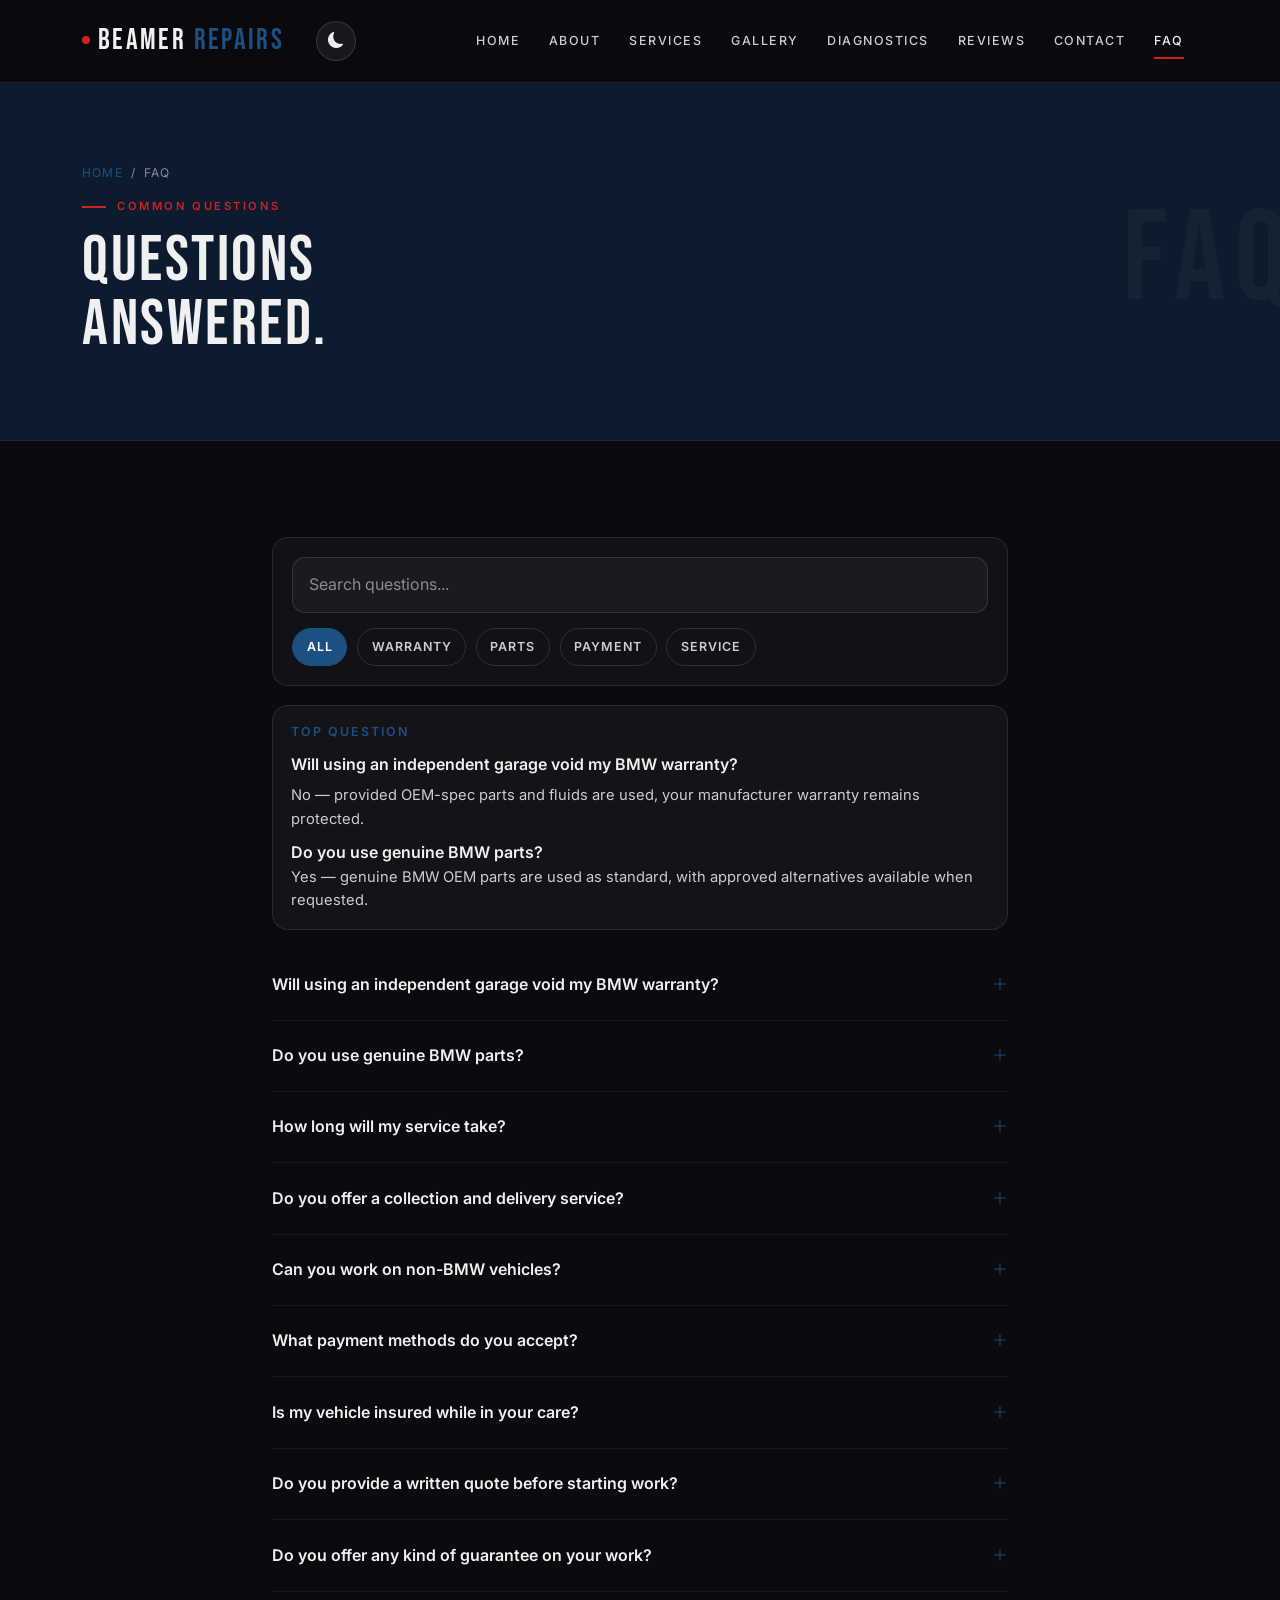
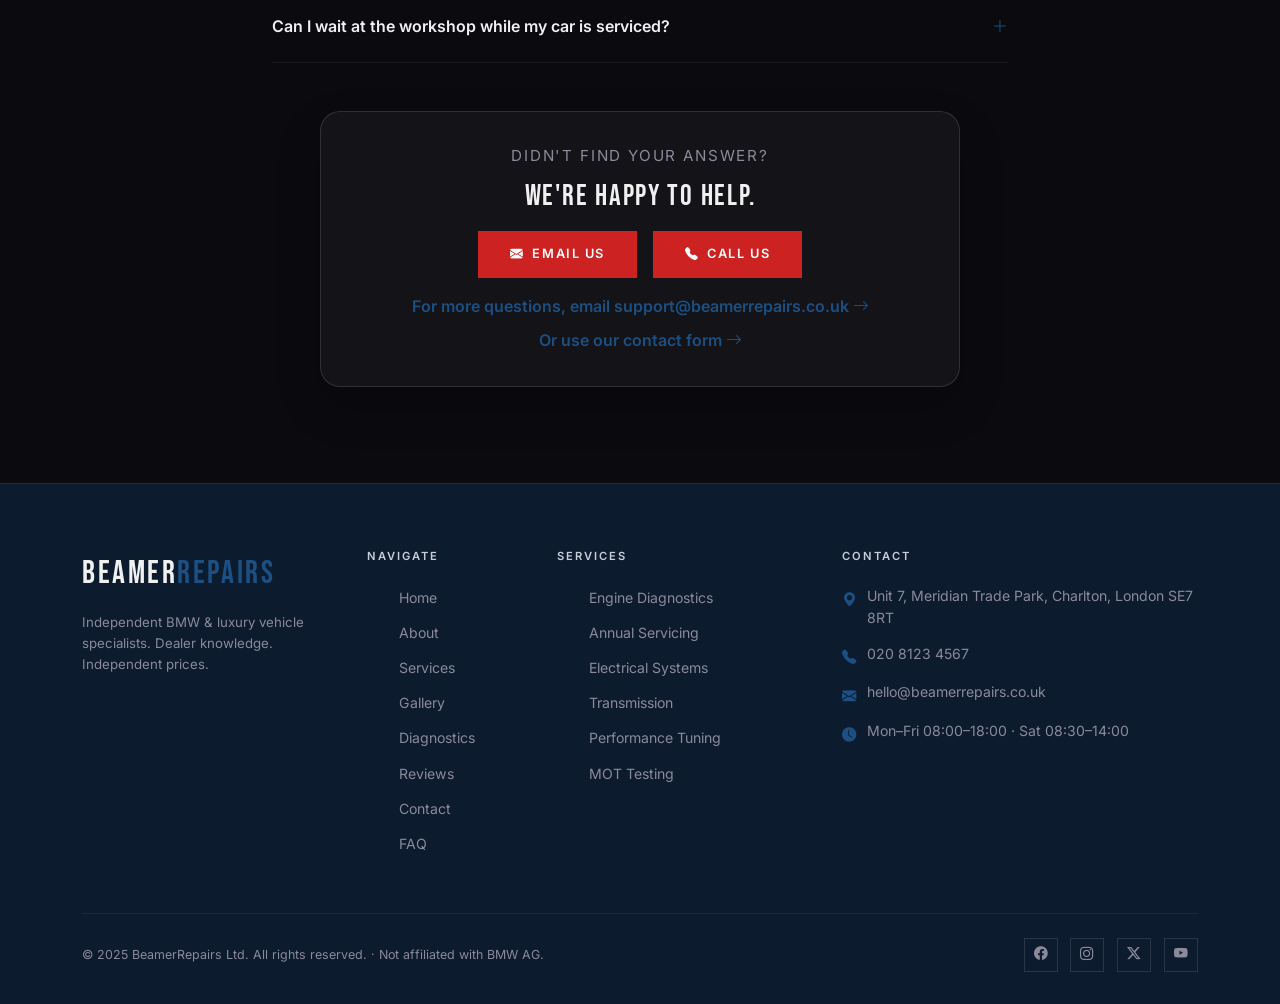
<file: faq.html>
<!DOCTYPE html>
<html lang="en">
<head>
  <meta charset="UTF-8" />
  <meta name="viewport" content="width=device-width, initial-scale=1.0" />
  <title>FAQ — BeamerRepairs</title>
  <link href="https://fonts.googleapis.com/css2?family=Bebas+Neue&family=Inter:wght@300;400;500;600;700&display=swap" rel="stylesheet" />
  <link href="https://cdn.jsdelivr.net/npm/bootstrap@5.3.3/dist/css/bootstrap.min.css" rel="stylesheet" />
  <link rel="stylesheet" href="https://cdn.jsdelivr.net/npm/bootstrap-icons@1.11.3/font/bootstrap-icons.min.css" />
  <link rel="stylesheet" href="css/style.css" />
</head>
<body>

<nav class="navbar navbar-expand-lg">
  <div class="container">
    <a class="navbar-brand" href="index.html">
      <span class="brand-dot"></span>BEAMER<span style="color:var(--steel-blue)">REPAIRS</span>
    </a>
    <button class="navbar-toggler" type="button" data-bs-toggle="collapse" data-bs-target="#navMenu">
      <span class="navbar-toggler-icon"></span>
    </button>
    <div class="collapse navbar-collapse" id="navMenu">
      <ul class="navbar-nav ms-auto">
        <li class="nav-item"><a class="nav-link" href="index.html">Home</a></li>
        <li class="nav-item"><a class="nav-link" href="about.html">About</a></li>
        <li class="nav-item"><a class="nav-link" href="services.html">Services</a></li>
        <li class="nav-item"><a class="nav-link" href="gallery.html">Gallery</a></li>
        <li class="nav-item"><a class="nav-link" href="diagnostics.html">Diagnostics</a></li>
        <li class="nav-item"><a class="nav-link" href="reviews.html">Reviews</a></li>
        <li class="nav-item"><a class="nav-link" href="contact.html">Contact</a></li>
        <li class="nav-item"><a class="nav-link active" href="faq.html">FAQ</a></li>
      </ul>
    </div>
  </div>
</nav>

<div class="page-hero" data-title="FAQ">
  <div class="container">
    <div class="breadcrumb-nav"><a href="index.html">Home</a><span>/</span>FAQ</div>
    <p class="section-eyebrow">Common Questions</p>
    <h1 class="section-title" style="font-size:clamp(3rem,5vw,5rem)">QUESTIONS<br>ANSWERED.</h1>
  </div>
</div>

<section style="background:var(--obsidian)">
  <div class="container">
    <div class="row justify-content-center">
      <div class="col-lg-8">
        <div class="faq-search-panel">
          <input type="text" id="faqSearch" class="faq-search-input" placeholder="Search questions..." aria-label="Search FAQs" />
          <div class="faq-filters">
            <button class="faq-filter-btn active" data-filter="all">All</button>
            <button class="faq-filter-btn" data-filter="warranty">Warranty</button>
            <button class="faq-filter-btn" data-filter="parts">Parts</button>
            <button class="faq-filter-btn" data-filter="payment">Payment</button>
            <button class="faq-filter-btn" data-filter="service">Service</button>
          </div>
        </div>

        <div style="background:rgba(255,255,255,0.04);border:1px solid rgba(200,205,214,0.12);border-radius:1rem;padding:1rem 1.1rem;margin-bottom:1.2rem">
          <p style="font-size:0.78rem;font-weight:600;letter-spacing:0.16em;text-transform:uppercase;color:var(--steel-blue);margin-bottom:0.65rem">Top Question</p>
          <p style="margin:0 0 0.4rem;color:var(--off-white);font-weight:600">Will using an independent garage void my BMW warranty?</p>
          <p style="margin:0;color:var(--chrome);font-size:0.92rem">No — provided OEM-spec parts and fluids are used, your manufacturer warranty remains protected.</p>
          <p style="margin:0.55rem 0 0;color:var(--off-white);font-weight:600">Do you use genuine BMW parts?</p>
          <p style="margin:0;color:var(--chrome);font-size:0.92rem">Yes — genuine BMW OEM parts are used as standard, with approved alternatives available when requested.</p>
        </div>

        <div class="faq-item" data-topic="warranty">
          <div class="faq-question" onclick="toggleFaq(this)">
            Will using an independent garage void my BMW warranty?
            <i class="bi bi-plus-lg"></i>
          </div>
          <div class="faq-answer">
            <p>No. Under EU and UK Block Exemption Regulations, you are free to have your vehicle serviced and repaired at any VAT-registered garage without voiding your manufacturer warranty, provided OEM-specification parts and fluids are used. We always use approved parts and document everything so your service history is fully protected.</p>
          </div>
        </div>

        <div class="faq-item" data-topic="parts">
          <div class="faq-question" onclick="toggleFaq(this)">
            Do you use genuine BMW parts?
            <i class="bi bi-plus-lg"></i>
          </div>
          <div class="faq-answer">
            <p>We use genuine BMW OEM parts as standard. For customers on a tighter budget we can also source OE-equivalent parts from approved suppliers such as Febi Bilstein, Brembo, and Mahle — we'll always discuss your options and won't swap parts without your explicit approval.</p>
          </div>
        </div>

        <div class="faq-item" data-topic="service">
          <div class="faq-question" onclick="toggleFaq(this)">
            How long will my service take?
            <i class="bi bi-plus-lg"></i>
          </div>
          <div class="faq-answer">
            <p>A standard oil service takes 1–2 hours. An all-in inspection service takes 3–4 hours. Diagnostic sessions vary from 1 hour to a full day depending on complexity. We'll give you a realistic time estimate when you book and update you if anything changes.</p>
          </div>
        </div>

        <div class="faq-item" data-topic="service">
          <div class="faq-question" onclick="toggleFaq(this)">
            Do you offer a collection and delivery service?
            <i class="bi bi-plus-lg"></i>
          </div>
          <div class="faq-answer">
            <p>Yes — we offer free collection and delivery within 10 miles of our Charlton workshop for services over £250. We also have a fleet of courtesy cars available for loans of up to 72 hours. Both must be booked in advance; please request when making your appointment.</p>
          </div>
        </div>

        <div class="faq-item" data-topic="service">
          <div class="faq-question" onclick="toggleFaq(this)">
            Can you work on non-BMW vehicles?
            <i class="bi bi-plus-lg"></i>
          </div>
          <div class="faq-answer">
            <p>Yes — we service all vehicles under the BMW Group umbrella (MINI, Rolls-Royce) and have strong capability with Mercedes-Benz, Audi, Porsche, Jaguar, and Land Rover. For those marques we use Bosch KTS and Autel MaxiSYS diagnostic platforms.</p>
          </div>
        </div>

        <div class="faq-item" data-topic="payment">
          <div class="faq-question" onclick="toggleFaq(this)">
            What payment methods do you accept?
            <i class="bi bi-plus-lg"></i>
          </div>
          <div class="faq-answer">
            <p>We accept all major debit and credit cards, bank transfer, and cash. We also offer interest-free monthly payment plans through Payl8r for bills over £400 — ask the team for details when you collect your vehicle.</p>
          </div>
        </div>

        <div class="faq-item" data-topic="service">
          <div class="faq-question" onclick="toggleFaq(this)">
            Is my vehicle insured while in your care?
            <i class="bi bi-plus-lg"></i>
          </div>
          <div class="faq-answer">
            <p>All vehicles in our care are covered by our motor trade insurance policy up to £100,000. A copy of the certificate is available on request. We also have CCTV throughout the workshop and a gated, fenced compound for overnight security.</p>
          </div>
        </div>

        <div class="faq-item" data-topic="service">
          <div class="faq-question" onclick="toggleFaq(this)">
            Do you provide a written quote before starting work?
            <i class="bi bi-plus-lg"></i>
          </div>
          <div class="faq-answer">
            <p>Always. We send a written quote via email or WhatsApp before any work is authorised. If a diagnostic uncovers additional faults, we pause and contact you for approval — we never proceed without your say-so. No surprises on collection.</p>
          </div>
        </div>

        <div class="faq-item" data-topic="warranty">
          <div class="faq-question" onclick="toggleFaq(this)">
            Do you offer any kind of guarantee on your work?
            <i class="bi bi-plus-lg"></i>
          </div>
          <div class="faq-answer">
            <p>Yes — all parts and labour carry a 12-month / 12,000-mile guarantee (whichever comes first). If the same fault returns within that period, we'll investigate and rectify at no charge. Terms are provided in writing with every invoice.</p>
          </div>
        </div>

        <div class="faq-item" data-topic="service">
          <div class="faq-question" onclick="toggleFaq(this)">
            Can I wait at the workshop while my car is serviced?
            <i class="bi bi-plus-lg"></i>
          </div>
          <div class="faq-answer">
            <p>Yes — we have a comfortable waiting area with Wi-Fi, coffee, and a viewing window into the workshop. For longer jobs we'd recommend a courtesy car or arranging collection, as you'll be more comfortable at home or in the office.</p>
          </div>
        </div>

      </div>
    </div>

    <div class="text-center mt-5">
      <div style="max-width:640px;margin:0 auto;padding:2rem 1.5rem;border:1px solid rgba(255,255,255,0.12);border-radius:1.25rem;background:rgba(255,255,255,0.04);box-shadow:0 20px 45px rgba(0,0,0,0.18);">
        <p style="color:var(--light-grey);margin-bottom:0.75rem;font-size:0.95rem;letter-spacing:0.12em;text-transform:uppercase">Didn't find your answer?</p>
        <h3 style="font-family:var(--font-display);font-size:1.8rem;letter-spacing:0.06em;color:var(--off-white);margin-bottom:1rem">We're happy to help.</h3>
        <div class="d-flex flex-wrap justify-content-center gap-3">
          <a href="mailto:hello@beamerrepairs.co.uk" class="btn-primary-brand"><i class="bi bi-envelope-fill"></i> Email Us</a>
          <a href="tel:02081234567" class="btn-primary-brand"><i class="bi bi-telephone-fill"></i> Call Us</a>
        </div>
        <div class="mt-3">
          <a href="mailto:hello@beamerrepairs.co.uk" style="color:var(--steel-blue);text-decoration:none;font-weight:600">For more questions, email support@beamerrepairs.co.uk <i class="bi bi-arrow-right"></i></a>
        </div>
        <div class="mt-2">
          <a href="contact.html" style="color:var(--steel-blue);text-decoration:none;font-weight:600">Or use our contact form <i class="bi bi-arrow-right"></i></a>
        </div>
      </div>
    </div>
  </div>
</section>

<footer>
  <div class="container">
    <div class="row g-4">
      <div class="col-lg-3 col-md-6">
        <div class="footer-brand">BEAMER<span style="color:var(--steel-blue)">REPAIRS</span></div>
        <p class="footer-tagline">Independent BMW &amp; luxury vehicle specialists. Dealer knowledge. Independent prices.</p>
      </div>
      <div class="col-lg-2 col-md-6">
        <p class="footer-heading">Navigate</p>
        <ul class="footer-links">
          <li><a href="index.html">Home</a></li><li><a href="about.html">About</a></li>
          <li><a href="services.html">Services</a></li><li><a href="gallery.html">Gallery</a></li>
          <li><a href="diagnostics.html">Diagnostics</a></li><li><a href="reviews.html">Reviews</a></li>
          <li><a href="contact.html">Contact</a></li><li><a href="faq.html">FAQ</a></li>
        </ul>
      </div>
      <div class="col-lg-3 col-md-6">
        <p class="footer-heading">Services</p>
        <ul class="footer-links">
          <li><a href="services.html">Engine Diagnostics</a></li><li><a href="services.html">Annual Servicing</a></li>
          <li><a href="services.html">Electrical Systems</a></li><li><a href="services.html">Transmission</a></li>
          <li><a href="services.html">Performance Tuning</a></li><li><a href="services.html">MOT Testing</a></li>
        </ul>
      </div>
      <div class="col-lg-4 col-md-6">
        <p class="footer-heading">Contact</p>
        <div class="footer-contact-item"><i class="bi bi-geo-alt-fill"></i><span>Unit 7, Meridian Trade Park, Charlton, London SE7 8RT</span></div>
        <div class="footer-contact-item"><i class="bi bi-telephone-fill"></i><span>020 8123 4567</span></div>
        <div class="footer-contact-item"><i class="bi bi-envelope-fill"></i><span>hello@beamerrepairs.co.uk</span></div>
        <div class="footer-contact-item"><i class="bi bi-clock-fill"></i><span>Mon–Fri 08:00–18:00 · Sat 08:30–14:00</span></div>
      </div>
    </div>
    <div class="footer-bottom">
      <p>© 2025 BeamerRepairs Ltd. All rights reserved. · Not affiliated with BMW AG.</p>
      <div class="social-links">
        <a href="#" class="social-link"><i class="bi bi-facebook"></i></a>
        <a href="#" class="social-link"><i class="bi bi-instagram"></i></a>
        <a href="#" class="social-link"><i class="bi bi-twitter-x"></i></a>
        <a href="#" class="social-link"><i class="bi bi-youtube"></i></a>
      </div>
    </div>
  </div>
</footer>

<script src="https://cdn.jsdelivr.net/npm/bootstrap@5.3.3/dist/js/bootstrap.bundle.min.js"></script>
<script src="js/main.js"></script>
</body>
</html>
</file>
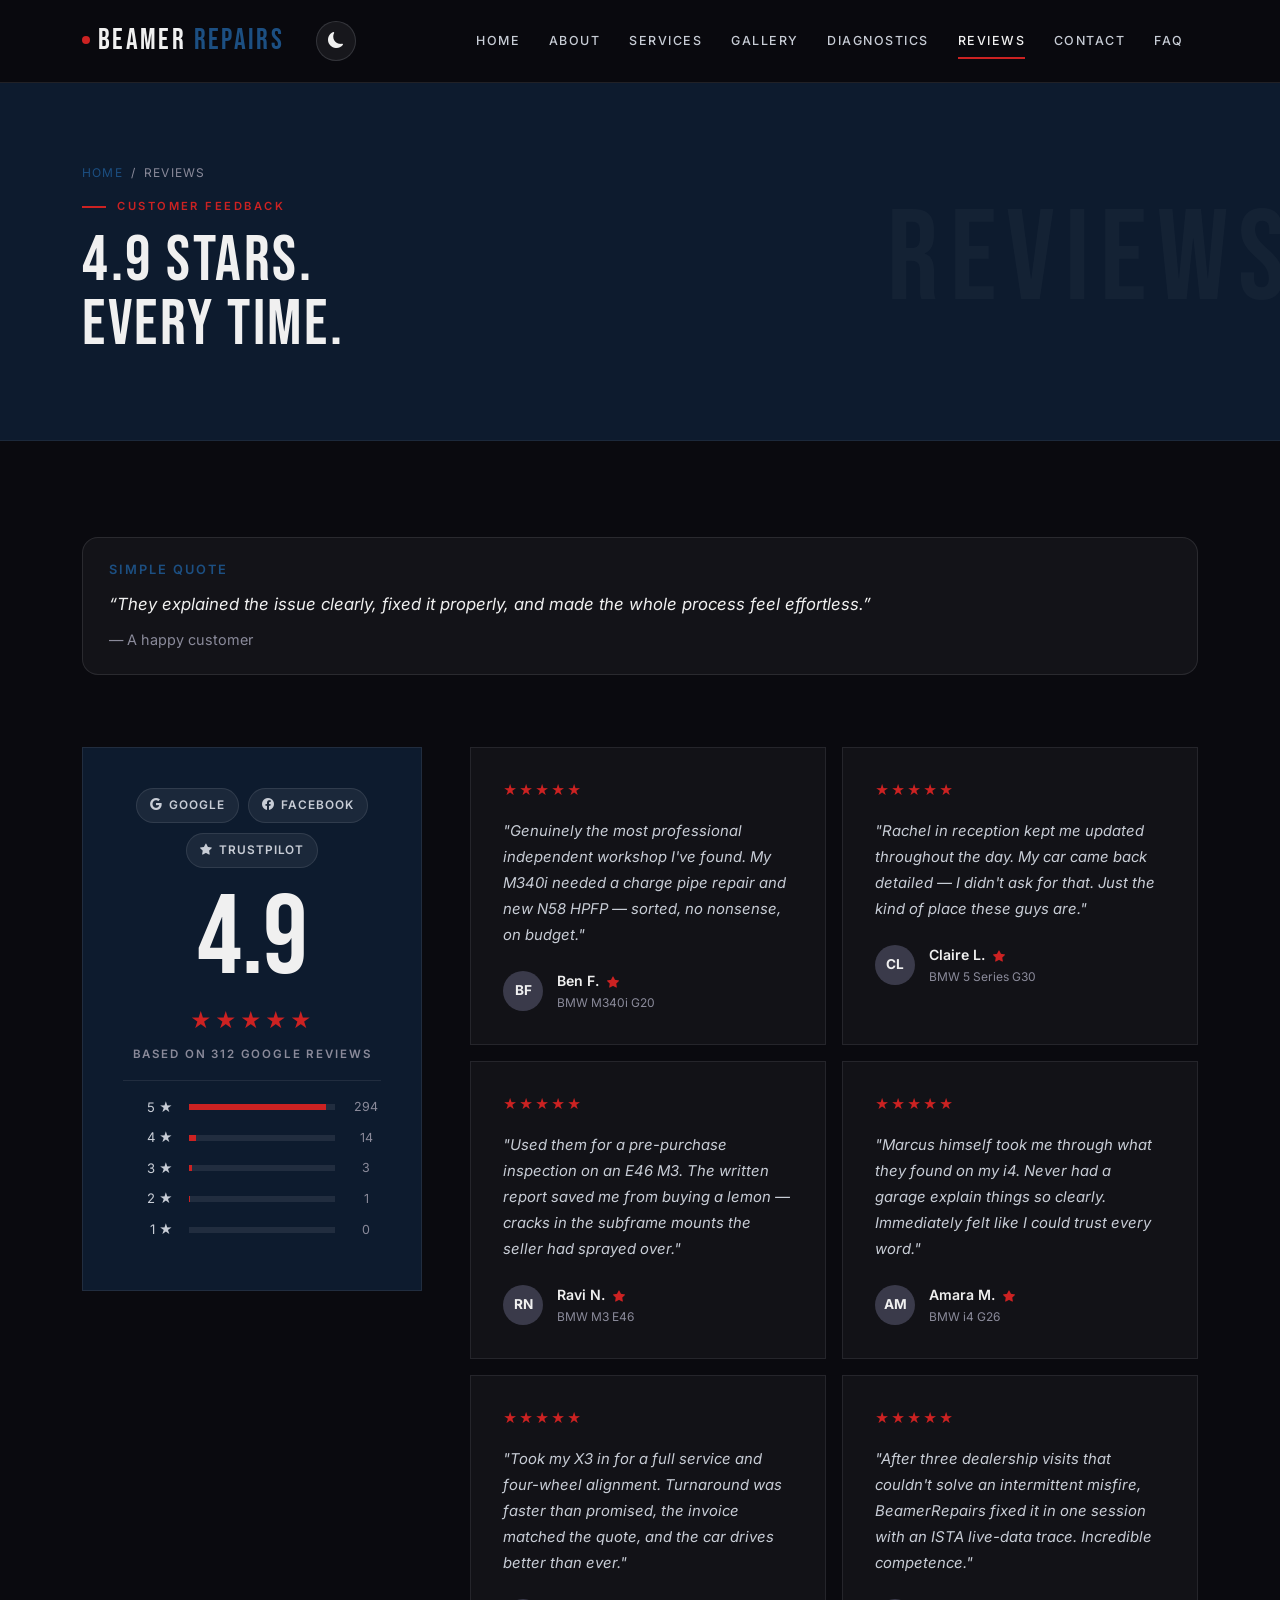
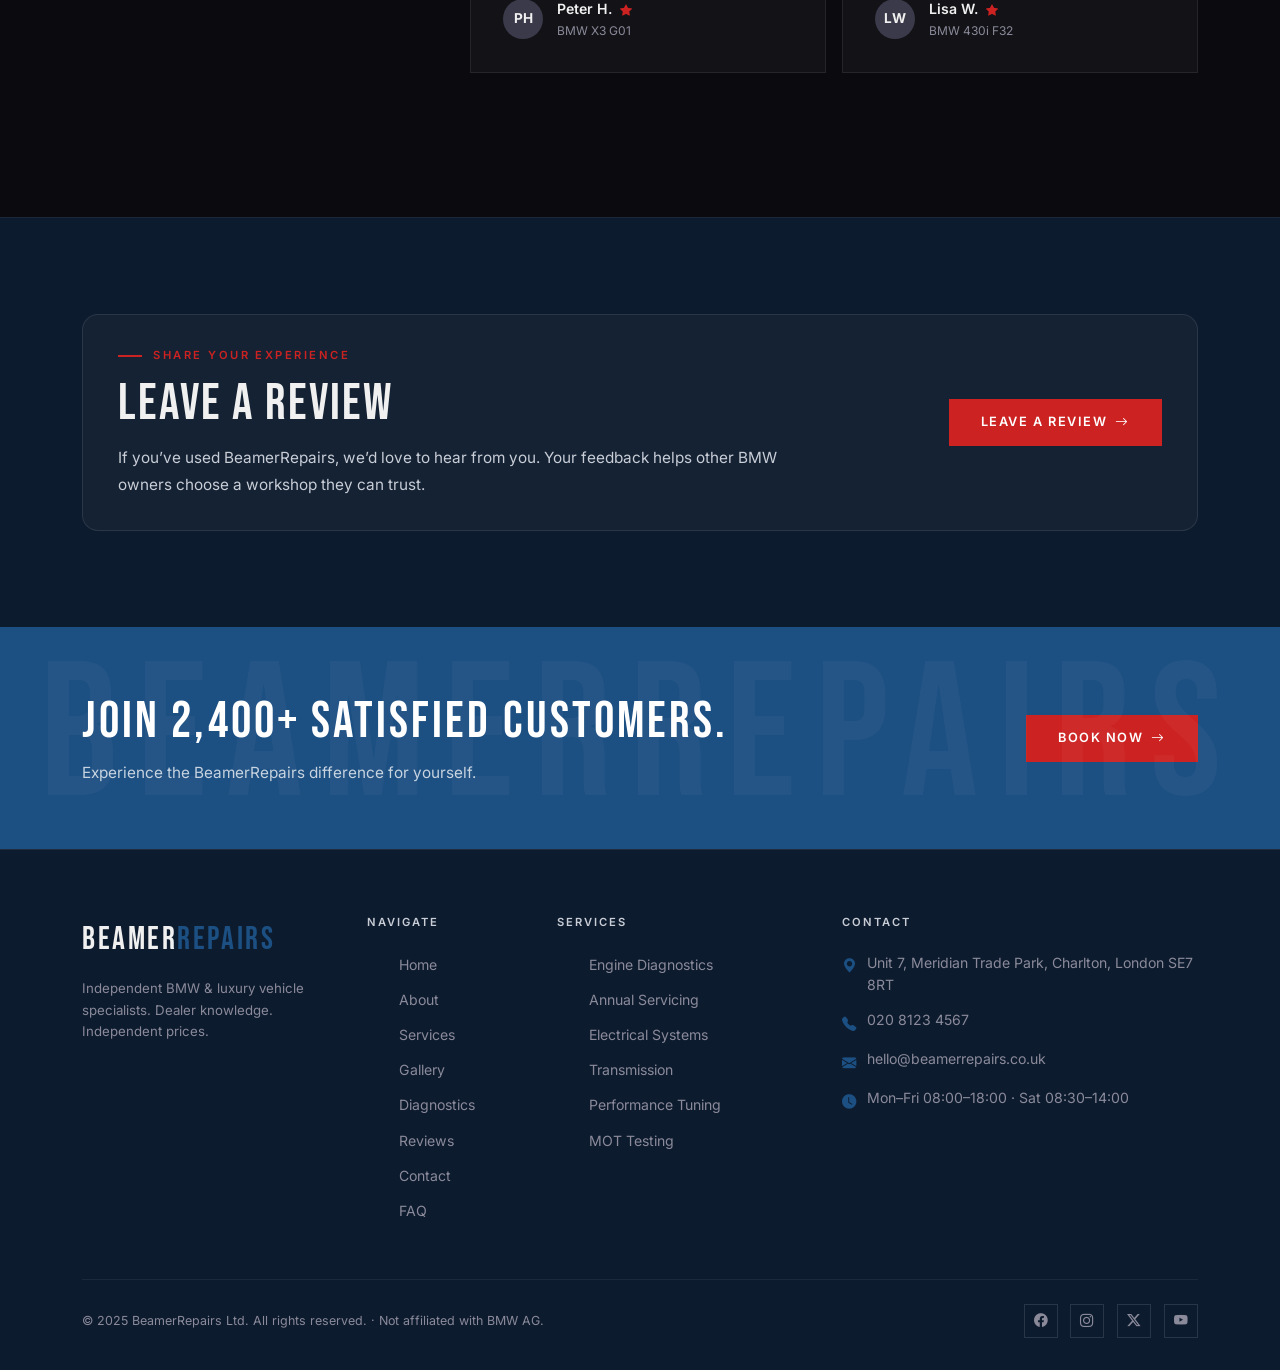
<file: reviews.html>
<!DOCTYPE html>
<html lang="en">
<head>
  <meta charset="UTF-8" />
  <meta name="viewport" content="width=device-width, initial-scale=1.0" />
  <title>Reviews — BeamerRepairs</title>
  <link href="https://fonts.googleapis.com/css2?family=Bebas+Neue&family=Inter:wght@300;400;500;600;700&display=swap" rel="stylesheet" />
  <link href="https://cdn.jsdelivr.net/npm/bootstrap@5.3.3/dist/css/bootstrap.min.css" rel="stylesheet" />
  <link rel="stylesheet" href="https://cdn.jsdelivr.net/npm/bootstrap-icons@1.11.3/font/bootstrap-icons.min.css" />
  <link rel="stylesheet" href="css/style.css" />
</head>
<body>

<nav class="navbar navbar-expand-lg">
  <div class="container">
    <a class="navbar-brand" href="index.html">
      <span class="brand-dot"></span>BEAMER<span style="color:var(--steel-blue)">REPAIRS</span>
    </a>
    <button class="navbar-toggler" type="button" data-bs-toggle="collapse" data-bs-target="#navMenu">
      <span class="navbar-toggler-icon"></span>
    </button>
    <div class="collapse navbar-collapse" id="navMenu">
      <ul class="navbar-nav ms-auto">
        <li class="nav-item"><a class="nav-link" href="index.html">Home</a></li>
        <li class="nav-item"><a class="nav-link" href="about.html">About</a></li>
        <li class="nav-item"><a class="nav-link" href="services.html">Services</a></li>
        <li class="nav-item"><a class="nav-link" href="gallery.html">Gallery</a></li>
        <li class="nav-item"><a class="nav-link" href="diagnostics.html">Diagnostics</a></li>
        <li class="nav-item"><a class="nav-link active" href="reviews.html">Reviews</a></li>
        <li class="nav-item"><a class="nav-link" href="contact.html">Contact</a></li>
        <li class="nav-item"><a class="nav-link" href="faq.html">FAQ</a></li>
      </ul>
    </div>
  </div>
</nav>

<div class="page-hero" data-title="REVIEWS">
  <div class="container">
    <div class="breadcrumb-nav"><a href="index.html">Home</a><span>/</span>Reviews</div>
    <p class="section-eyebrow">Customer Feedback</p>
    <h1 class="section-title" style="font-size:clamp(3rem,5vw,5rem)">4.9 STARS.<br>EVERY TIME.</h1>
  </div>
</div>

<section style="background:var(--obsidian)">
  <div class="container">
    <div class="row g-5 mb-5 align-items-start">
      <div class="col-lg-12">
        <div style="background:rgba(255,255,255,0.04);border:1px solid rgba(200,205,214,0.12);border-radius:1rem;padding:1.4rem 1.6rem;margin-bottom:1.5rem">
          <p style="font-size:0.8rem;font-weight:600;letter-spacing:0.16em;text-transform:uppercase;color:var(--steel-blue);margin-bottom:0.6rem">Simple Quote</p>
          <blockquote style="font-size:1.05rem;color:var(--off-white);font-style:italic;line-height:1.7;margin:0">“They explained the issue clearly, fixed it properly, and made the whole process feel effortless.”</blockquote>
          <p style="margin:0.6rem 0 0;color:var(--light-grey);font-size:0.9rem">— A happy customer</p>
        </div>
      </div>
      <div class="col-lg-4">
        <div style="background:var(--deep-navy);border:1px solid rgba(200,205,214,0.1);padding:2.5rem;text-align:center">
          <div class="review-badges">
            <span class="review-badge"><i class="bi bi-google"></i> Google</span>
            <span class="review-badge"><i class="bi bi-facebook"></i> Facebook</span>
            <span class="review-badge"><i class="bi bi-star-fill"></i> Trustpilot</span>
          </div>
          <div class="review-big-num">4.9</div>
          <div style="color:var(--red);font-size:1.3rem;letter-spacing:4px;margin:0.5rem 0">★★★★★</div>
          <div class="review-source">Based on 312 Google reviews</div>
          <div class="rule my-3"></div>
          <div class="review-bar-row"><span class="review-bar-label">5 ★</span><div class="review-bar-track"><div class="review-bar-fill" style="width:94%"></div></div><span class="review-bar-count">294</span></div>
          <div class="review-bar-row"><span class="review-bar-label">4 ★</span><div class="review-bar-track"><div class="review-bar-fill" style="width:5%"></div></div><span class="review-bar-count">14</span></div>
          <div class="review-bar-row"><span class="review-bar-label">3 ★</span><div class="review-bar-track"><div class="review-bar-fill" style="width:2%"></div></div><span class="review-bar-count">3</span></div>
          <div class="review-bar-row"><span class="review-bar-label">2 ★</span><div class="review-bar-track"><div class="review-bar-fill" style="width:0.5%"></div></div><span class="review-bar-count">1</span></div>
          <div class="review-bar-row"><span class="review-bar-label">1 ★</span><div class="review-bar-track"><div class="review-bar-fill" style="width:0%"></div></div><span class="review-bar-count">0</span></div>
        </div>
      </div>
      <div class="col-lg-8">
        <div class="row g-3">
          <div class="col-md-6">
            <div class="testimonial-card">
              <div class="stars">★★★★★</div>
              <blockquote>"Genuinely the most professional independent workshop I've found. My M340i needed a charge pipe repair and new N58 HPFP — sorted, no nonsense, on budget."</blockquote>
              <div class="testimonial-author">
                <div class="author-avatar">BF</div>
                <div><div class="author-name">Ben F. <i class="bi bi-star-fill" style="color:var(--red);font-size:0.75rem;margin-left:0.25rem"></i></div><div class="author-car">BMW M340i G20</div></div>
              </div>
            </div>
          </div>
          <div class="col-md-6">
            <div class="testimonial-card">
              <div class="stars">★★★★★</div>
              <blockquote>"Rachel in reception kept me updated throughout the day. My car came back detailed — I didn't ask for that. Just the kind of place these guys are."</blockquote>
              <div class="testimonial-author">
                <div class="author-avatar">CL</div>
                <div><div class="author-name">Claire L. <i class="bi bi-star-fill" style="color:var(--red);font-size:0.75rem;margin-left:0.25rem"></i></div><div class="author-car">BMW 5 Series G30</div></div>
              </div>
            </div>
          </div>
          <div class="col-md-6">
            <div class="testimonial-card">
              <div class="stars">★★★★★</div>
              <blockquote>"Used them for a pre-purchase inspection on an E46 M3. The written report saved me from buying a lemon — cracks in the subframe mounts the seller had sprayed over."</blockquote>
              <div class="testimonial-author">
                <div class="author-avatar">RN</div>
                <div><div class="author-name">Ravi N. <i class="bi bi-star-fill" style="color:var(--red);font-size:0.75rem;margin-left:0.25rem"></i></div><div class="author-car">BMW M3 E46</div></div>
              </div>
            </div>
          </div>
          <div class="col-md-6">
            <div class="testimonial-card">
              <div class="stars">★★★★★</div>
              <blockquote>"Marcus himself took me through what they found on my i4. Never had a garage explain things so clearly. Immediately felt like I could trust every word."</blockquote>
              <div class="testimonial-author">
                <div class="author-avatar">AM</div>
                <div><div class="author-name">Amara M. <i class="bi bi-star-fill" style="color:var(--red);font-size:0.75rem;margin-left:0.25rem"></i></div><div class="author-car">BMW i4 G26</div></div>
              </div>
            </div>
          </div>
          <div class="col-md-6">
            <div class="testimonial-card">
              <div class="stars">★★★★★</div>
              <blockquote>"Took my X3 in for a full service and four-wheel alignment. Turnaround was faster than promised, the invoice matched the quote, and the car drives better than ever."</blockquote>
              <div class="testimonial-author">
                <div class="author-avatar">PH</div>
                <div><div class="author-name">Peter H. <i class="bi bi-star-fill" style="color:var(--red);font-size:0.75rem;margin-left:0.25rem"></i></div><div class="author-car">BMW X3 G01</div></div>
              </div>
            </div>
          </div>
          <div class="col-md-6">
            <div class="testimonial-card">
              <div class="stars">★★★★★</div>
              <blockquote>"After three dealership visits that couldn't solve an intermittent misfire, BeamerRepairs fixed it in one session with an ISTA live-data trace. Incredible competence."</blockquote>
              <div class="testimonial-author">
                <div class="author-avatar">LW</div>
                <div><div class="author-name">Lisa W. <i class="bi bi-star-fill" style="color:var(--red);font-size:0.75rem;margin-left:0.25rem"></i></div><div class="author-car">BMW 430i F32</div></div>
              </div>
            </div>
          </div>
        </div>
      </div>
    </div>
  </div>
</section>

<section style="background:var(--deep-navy); border-top:1px solid rgba(255,255,255,0.06);">
  <div class="container">
    <div class="review-cta">
      <div>
        <p class="section-eyebrow">Share Your Experience</p>
        <h2 class="section-title mb-3">LEAVE A REVIEW</h2>
        <p class="section-body" style="max-width:680px; margin:0">
          If you’ve used BeamerRepairs, we’d love to hear from you. Your feedback helps other BMW owners choose a workshop they can trust.
        </p>
      </div>
      <a href="contact.html" class="btn-primary-brand">Leave a Review <i class="bi bi-arrow-right"></i></a>
    </div>
  </div>
</section>

<div class="cta-banner">
  <div class="container">
    <div class="row align-items-center">
      <div class="col-lg-8 mb-3 mb-lg-0">
        <h2>JOIN 2,400+ SATISFIED CUSTOMERS.</h2>
        <p>Experience the BeamerRepairs difference for yourself.</p>
      </div>
      <div class="col-lg-4 text-lg-end">
        <a href="contact.html" class="btn-primary-brand">Book Now <i class="bi bi-arrow-right"></i></a>
      </div>
    </div>
  </div>
</div>

<footer>
  <div class="container">
    <div class="row g-4">
      <div class="col-lg-3 col-md-6">
        <div class="footer-brand">BEAMER<span style="color:var(--steel-blue)">REPAIRS</span></div>
        <p class="footer-tagline">Independent BMW &amp; luxury vehicle specialists. Dealer knowledge. Independent prices.</p>
      </div>
      <div class="col-lg-2 col-md-6">
        <p class="footer-heading">Navigate</p>
        <ul class="footer-links">
          <li><a href="index.html">Home</a></li><li><a href="about.html">About</a></li>
          <li><a href="services.html">Services</a></li><li><a href="gallery.html">Gallery</a></li>
          <li><a href="diagnostics.html">Diagnostics</a></li><li><a href="reviews.html">Reviews</a></li>
          <li><a href="contact.html">Contact</a></li><li><a href="faq.html">FAQ</a></li>
        </ul>
      </div>
      <div class="col-lg-3 col-md-6">
        <p class="footer-heading">Services</p>
        <ul class="footer-links">
          <li><a href="services.html">Engine Diagnostics</a></li><li><a href="services.html">Annual Servicing</a></li>
          <li><a href="services.html">Electrical Systems</a></li><li><a href="services.html">Transmission</a></li>
          <li><a href="services.html">Performance Tuning</a></li><li><a href="services.html">MOT Testing</a></li>
        </ul>
      </div>
      <div class="col-lg-4 col-md-6">
        <p class="footer-heading">Contact</p>
        <div class="footer-contact-item"><i class="bi bi-geo-alt-fill"></i><span>Unit 7, Meridian Trade Park, Charlton, London SE7 8RT</span></div>
        <div class="footer-contact-item"><i class="bi bi-telephone-fill"></i><span>020 8123 4567</span></div>
        <div class="footer-contact-item"><i class="bi bi-envelope-fill"></i><span>hello@beamerrepairs.co.uk</span></div>
        <div class="footer-contact-item"><i class="bi bi-clock-fill"></i><span>Mon–Fri 08:00–18:00 · Sat 08:30–14:00</span></div>
      </div>
    </div>
    <div class="footer-bottom">
      <p>© 2025 BeamerRepairs Ltd. All rights reserved. · Not affiliated with BMW AG.</p>
      <div class="social-links">
        <a href="#" class="social-link"><i class="bi bi-facebook"></i></a>
        <a href="#" class="social-link"><i class="bi bi-instagram"></i></a>
        <a href="#" class="social-link"><i class="bi bi-twitter-x"></i></a>
        <a href="#" class="social-link"><i class="bi bi-youtube"></i></a>
      </div>
    </div>
  </div>
</footer>

<script src="https://cdn.jsdelivr.net/npm/bootstrap@5.3.3/dist/js/bootstrap.bundle.min.js"></script>
<script src="js/main.js"></script>
</body>
</html>
</file>
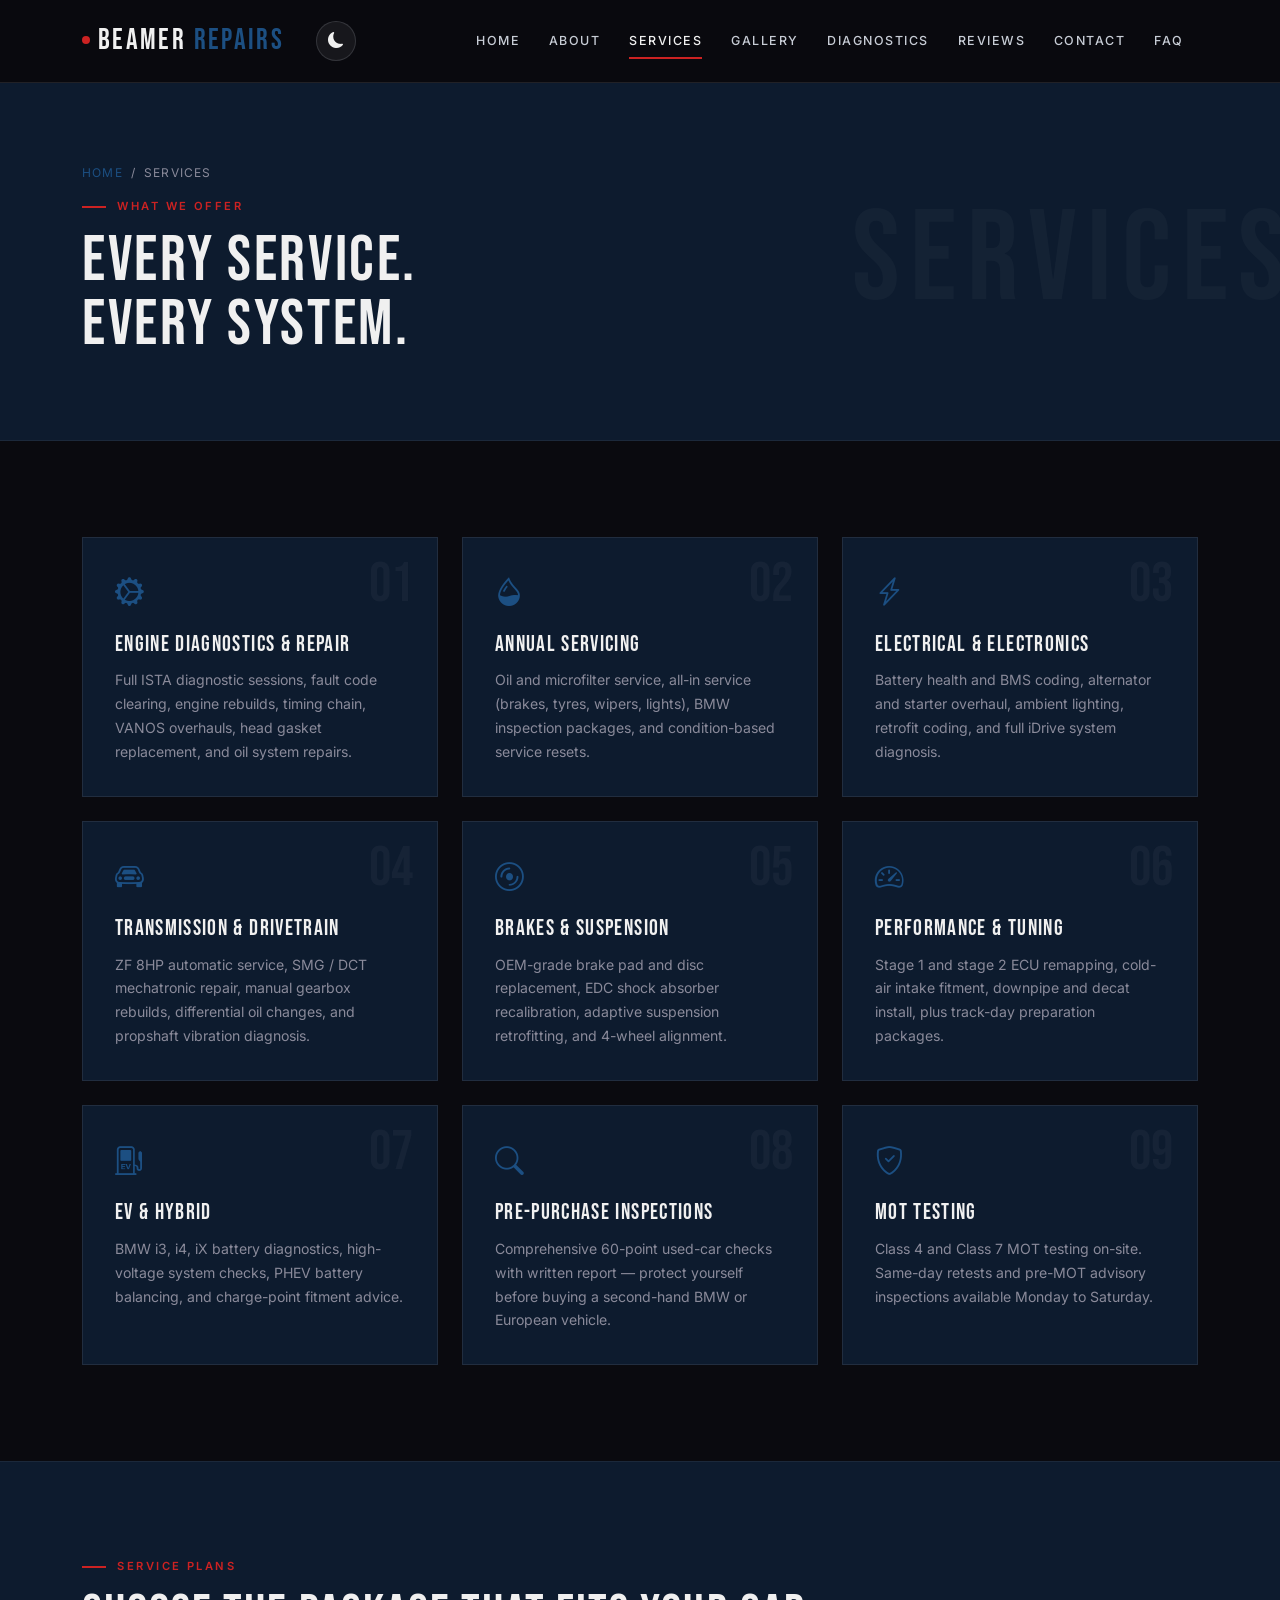
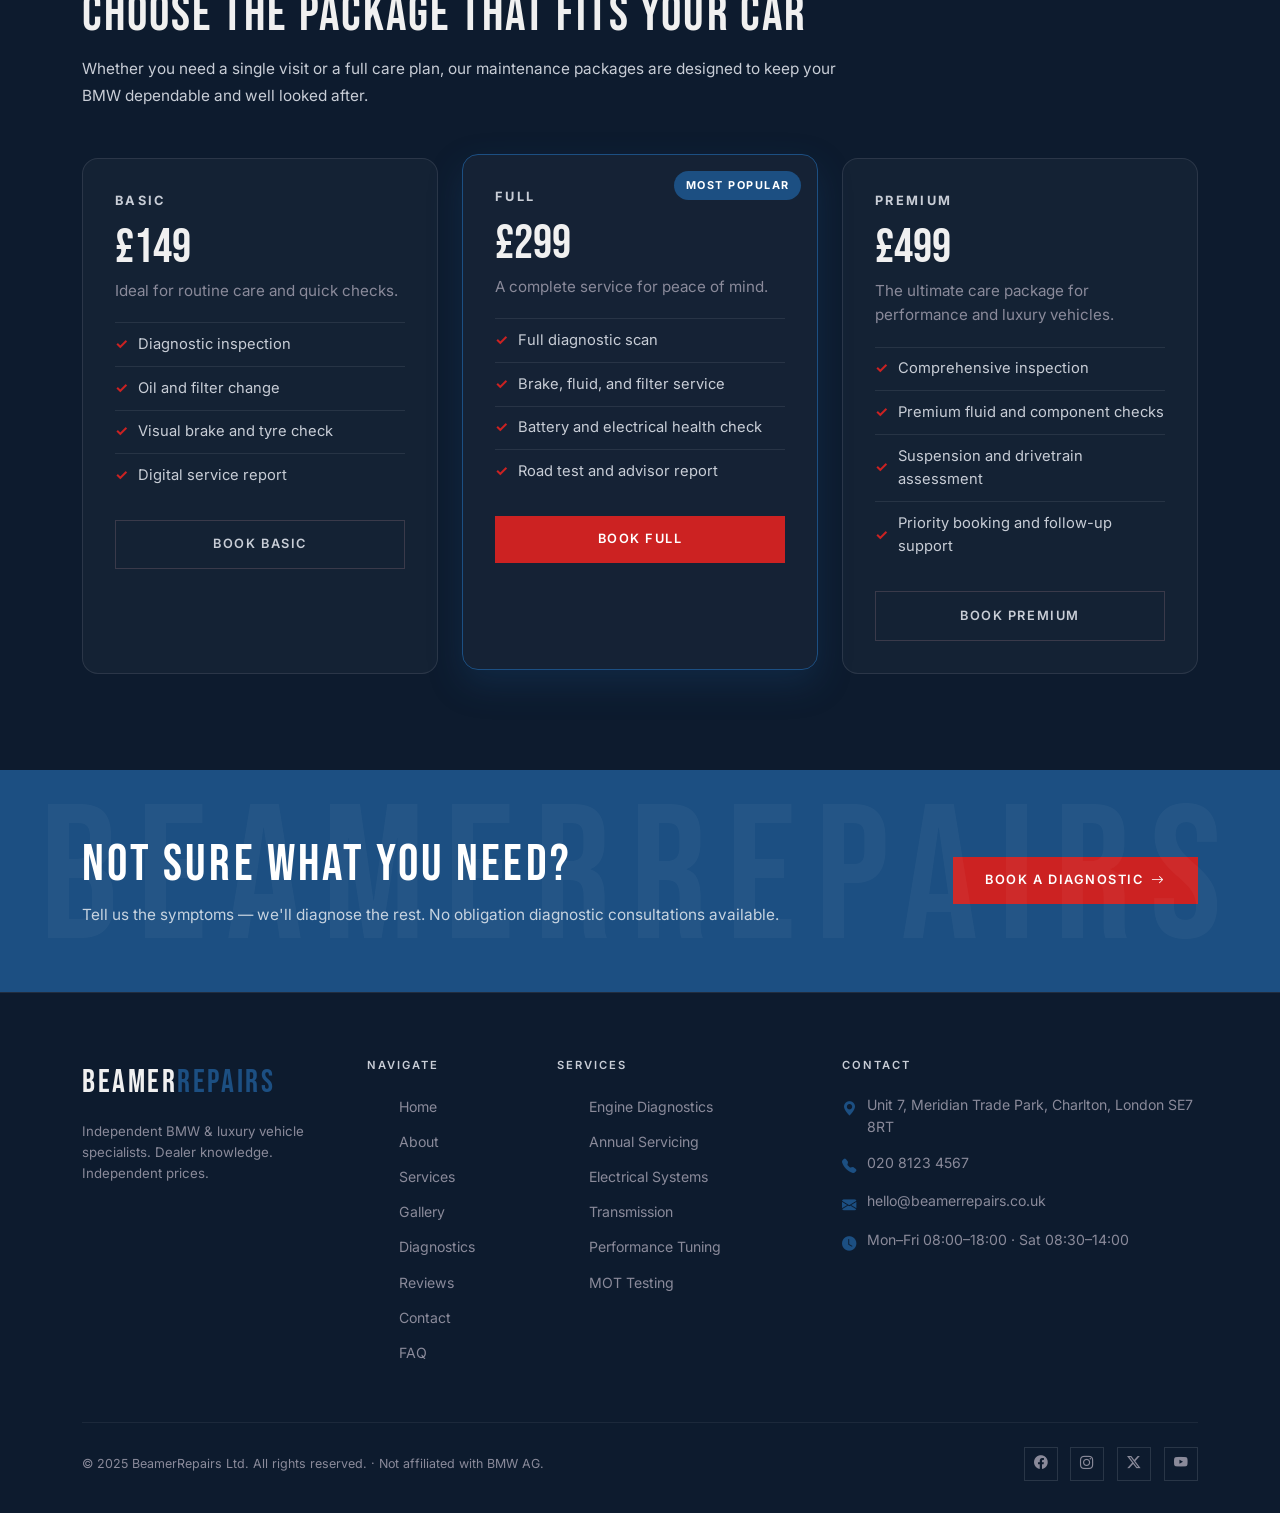
<file: services.html>
<!DOCTYPE html>
<html lang="en">
<head>
  <meta charset="UTF-8" />
  <meta name="viewport" content="width=device-width, initial-scale=1.0" />
  <title>Services — BeamerRepairs</title>
  <link href="https://fonts.googleapis.com/css2?family=Bebas+Neue&family=Inter:wght@300;400;500;600;700&display=swap" rel="stylesheet" />
  <link href="https://cdn.jsdelivr.net/npm/bootstrap@5.3.3/dist/css/bootstrap.min.css" rel="stylesheet" />
  <link rel="stylesheet" href="https://cdn.jsdelivr.net/npm/bootstrap-icons@1.11.3/font/bootstrap-icons.min.css" />
  <link rel="stylesheet" href="css/style.css" />
</head>
<body>

<nav class="navbar navbar-expand-lg">
  <div class="container">
    <a class="navbar-brand" href="index.html">
      <span class="brand-dot"></span>BEAMER<span style="color:var(--steel-blue)">REPAIRS</span>
    </a>
    <button class="navbar-toggler" type="button" data-bs-toggle="collapse" data-bs-target="#navMenu">
      <span class="navbar-toggler-icon"></span>
    </button>
    <div class="collapse navbar-collapse" id="navMenu">
      <ul class="navbar-nav ms-auto">
        <li class="nav-item"><a class="nav-link" href="index.html">Home</a></li>
        <li class="nav-item"><a class="nav-link" href="about.html">About</a></li>
        <li class="nav-item"><a class="nav-link active" href="services.html">Services</a></li>
        <li class="nav-item"><a class="nav-link" href="gallery.html">Gallery</a></li>
        <li class="nav-item"><a class="nav-link" href="diagnostics.html">Diagnostics</a></li>
        <li class="nav-item"><a class="nav-link" href="reviews.html">Reviews</a></li>
        <li class="nav-item"><a class="nav-link" href="contact.html">Contact</a></li>
        <li class="nav-item"><a class="nav-link" href="faq.html">FAQ</a></li>
      </ul>
    </div>
  </div>
</nav>

<div class="page-hero" data-title="SERVICES">
  <div class="container">
    <div class="breadcrumb-nav"><a href="index.html">Home</a><span>/</span>Services</div>
    <p class="section-eyebrow">What We Offer</p>
    <h1 class="section-title" style="font-size:clamp(3rem,5vw,5rem)">EVERY SERVICE.<br>EVERY SYSTEM.</h1>
  </div>
</div>

<section style="background:var(--obsidian)">
  <div class="container">
    <div class="row g-4">
      <div class="col-md-6 col-lg-4">
        <div class="service-card" style="background:var(--deep-navy)">
          <span class="service-number">01</span>
          <div class="service-icon"><i class="bi bi-gear-wide-connected"></i></div>
          <h4>Engine Diagnostics &amp; Repair</h4>
          <p>Full ISTA diagnostic sessions, fault code clearing, engine rebuilds, timing chain, VANOS overhauls, head gasket replacement, and oil system repairs.</p>
        </div>
      </div>
      <div class="col-md-6 col-lg-4">
        <div class="service-card" style="background:var(--deep-navy)">
          <span class="service-number">02</span>
          <div class="service-icon"><i class="bi bi-droplet-half"></i></div>
          <h4>Annual Servicing</h4>
          <p>Oil and microfilter service, all-in service (brakes, tyres, wipers, lights), BMW inspection packages, and condition-based service resets.</p>
        </div>
      </div>
      <div class="col-md-6 col-lg-4">
        <div class="service-card" style="background:var(--deep-navy)">
          <span class="service-number">03</span>
          <div class="service-icon"><i class="bi bi-lightning-charge"></i></div>
          <h4>Electrical &amp; Electronics</h4>
          <p>Battery health and BMS coding, alternator and starter overhaul, ambient lighting, retrofit coding, and full iDrive system diagnosis.</p>
        </div>
      </div>
      <div class="col-md-6 col-lg-4">
        <div class="service-card" style="background:var(--deep-navy)">
          <span class="service-number">04</span>
          <div class="service-icon"><i class="bi bi-car-front"></i></div>
          <h4>Transmission &amp; Drivetrain</h4>
          <p>ZF 8HP automatic service, SMG / DCT mechatronic repair, manual gearbox rebuilds, differential oil changes, and propshaft vibration diagnosis.</p>
        </div>
      </div>
      <div class="col-md-6 col-lg-4">
        <div class="service-card" style="background:var(--deep-navy)">
          <span class="service-number">05</span>
          <div class="service-icon"><i class="bi bi-disc"></i></div>
          <h4>Brakes &amp; Suspension</h4>
          <p>OEM-grade brake pad and disc replacement, EDC shock absorber recalibration, adaptive suspension retrofitting, and 4-wheel alignment.</p>
        </div>
      </div>
      <div class="col-md-6 col-lg-4">
        <div class="service-card" style="background:var(--deep-navy)">
          <span class="service-number">06</span>
          <div class="service-icon"><i class="bi bi-speedometer2"></i></div>
          <h4>Performance &amp; Tuning</h4>
          <p>Stage 1 and stage 2 ECU remapping, cold-air intake fitment, downpipe and decat install, plus track-day preparation packages.</p>
        </div>
      </div>
      <div class="col-md-6 col-lg-4">
        <div class="service-card" style="background:var(--deep-navy)">
          <span class="service-number">07</span>
          <div class="service-icon"><i class="bi bi-ev-station"></i></div>
          <h4>EV &amp; Hybrid</h4>
          <p>BMW i3, i4, iX battery diagnostics, high-voltage system checks, PHEV battery balancing, and charge-point fitment advice.</p>
        </div>
      </div>
      <div class="col-md-6 col-lg-4">
        <div class="service-card" style="background:var(--deep-navy)">
          <span class="service-number">08</span>
          <div class="service-icon"><i class="bi bi-search"></i></div>
          <h4>Pre-Purchase Inspections</h4>
          <p>Comprehensive 60-point used-car checks with written report — protect yourself before buying a second-hand BMW or European vehicle.</p>
        </div>
      </div>
      <div class="col-md-6 col-lg-4">
        <div class="service-card" style="background:var(--deep-navy)">
          <span class="service-number">09</span>
          <div class="service-icon"><i class="bi bi-shield-check"></i></div>
          <h4>MOT Testing</h4>
          <p>Class 4 and Class 7 MOT testing on-site. Same-day retests and pre-MOT advisory inspections available Monday to Saturday.</p>
        </div>
      </div>
    </div>
  </div>
</section>

<section style="background:var(--deep-navy); border-top:1px solid rgba(255,255,255,0.06);">
  <div class="container">
    <p class="section-eyebrow">Service Plans</p>
    <h2 class="section-title mb-3">CHOOSE THE PACKAGE THAT FITS YOUR CAR</h2>
    <p class="section-body mb-5" style="max-width:760px">
      Whether you need a single visit or a full care plan, our maintenance packages are designed to keep your BMW dependable and well looked after.
    </p>
    <div class="row g-4">
      <div class="col-lg-4">
        <div class="pricing-card">
          <div class="pricing-tier">Basic</div>
          <div class="pricing-price">£149</div>
          <p class="pricing-subtitle">Ideal for routine care and quick checks.</p>
          <ul class="pricing-features">
            <li>Diagnostic inspection</li>
            <li>Oil and filter change</li>
            <li>Visual brake and tyre check</li>
            <li>Digital service report</li>
          </ul>
          <a href="contact.html" class="btn-outline-brand w-100 justify-content-center">Book Basic</a>
        </div>
      </div>
      <div class="col-lg-4">
        <div class="pricing-card featured">
          <div class="pricing-badge">Most Popular</div>
          <div class="pricing-tier">Full</div>
          <div class="pricing-price">£299</div>
          <p class="pricing-subtitle">A complete service for peace of mind.</p>
          <ul class="pricing-features">
            <li>Full diagnostic scan</li>
            <li>Brake, fluid, and filter service</li>
            <li>Battery and electrical health check</li>
            <li>Road test and advisor report</li>
          </ul>
          <a href="contact.html" class="btn-primary-brand w-100 justify-content-center">Book Full</a>
        </div>
      </div>
      <div class="col-lg-4">
        <div class="pricing-card">
          <div class="pricing-tier">Premium</div>
          <div class="pricing-price">£499</div>
          <p class="pricing-subtitle">The ultimate care package for performance and luxury vehicles.</p>
          <ul class="pricing-features">
            <li>Comprehensive inspection</li>
            <li>Premium fluid and component checks</li>
            <li>Suspension and drivetrain assessment</li>
            <li>Priority booking and follow-up support</li>
          </ul>
          <a href="contact.html" class="btn-outline-brand w-100 justify-content-center">Book Premium</a>
        </div>
      </div>
    </div>
  </div>
</section>

<div class="cta-banner">
  <div class="container">
    <div class="row align-items-center">
      <div class="col-lg-8 mb-3 mb-lg-0">
        <h2>NOT SURE WHAT YOU NEED?</h2>
        <p>Tell us the symptoms — we'll diagnose the rest. No obligation diagnostic consultations available.</p>
      </div>
      <div class="col-lg-4 text-lg-end">
        <a href="contact.html" class="btn-primary-brand">Book a Diagnostic <i class="bi bi-arrow-right"></i></a>
      </div>
    </div>
  </div>
</div>

<footer>
  <div class="container">
    <div class="row g-4">
      <div class="col-lg-3 col-md-6">
        <div class="footer-brand">BEAMER<span style="color:var(--steel-blue)">REPAIRS</span></div>
        <p class="footer-tagline">Independent BMW &amp; luxury vehicle specialists. Dealer knowledge. Independent prices.</p>
      </div>
      <div class="col-lg-2 col-md-6">
        <p class="footer-heading">Navigate</p>
        <ul class="footer-links">
          <li><a href="index.html">Home</a></li><li><a href="about.html">About</a></li>
          <li><a href="services.html">Services</a></li><li><a href="gallery.html">Gallery</a></li>
          <li><a href="diagnostics.html">Diagnostics</a></li><li><a href="reviews.html">Reviews</a></li>
          <li><a href="contact.html">Contact</a></li><li><a href="faq.html">FAQ</a></li>
        </ul>
      </div>
      <div class="col-lg-3 col-md-6">
        <p class="footer-heading">Services</p>
        <ul class="footer-links">
          <li><a href="services.html">Engine Diagnostics</a></li><li><a href="services.html">Annual Servicing</a></li>
          <li><a href="services.html">Electrical Systems</a></li><li><a href="services.html">Transmission</a></li>
          <li><a href="services.html">Performance Tuning</a></li><li><a href="services.html">MOT Testing</a></li>
        </ul>
      </div>
      <div class="col-lg-4 col-md-6">
        <p class="footer-heading">Contact</p>
        <div class="footer-contact-item"><i class="bi bi-geo-alt-fill"></i><span>Unit 7, Meridian Trade Park, Charlton, London SE7 8RT</span></div>
        <div class="footer-contact-item"><i class="bi bi-telephone-fill"></i><span>020 8123 4567</span></div>
        <div class="footer-contact-item"><i class="bi bi-envelope-fill"></i><span>hello@beamerrepairs.co.uk</span></div>
        <div class="footer-contact-item"><i class="bi bi-clock-fill"></i><span>Mon–Fri 08:00–18:00 · Sat 08:30–14:00</span></div>
      </div>
    </div>
    <div class="footer-bottom">
      <p>© 2025 BeamerRepairs Ltd. All rights reserved. · Not affiliated with BMW AG.</p>
      <div class="social-links">
        <a href="#" class="social-link"><i class="bi bi-facebook"></i></a>
        <a href="#" class="social-link"><i class="bi bi-instagram"></i></a>
        <a href="#" class="social-link"><i class="bi bi-twitter-x"></i></a>
        <a href="#" class="social-link"><i class="bi bi-youtube"></i></a>
      </div>
    </div>
  </div>
</footer>

<script src="https://cdn.jsdelivr.net/npm/bootstrap@5.3.3/dist/js/bootstrap.bundle.min.js"></script>
<script src="js/main.js"></script>
</body>
</html>
</file>
<file: css/style.css>
/* ─── TOKEN SYSTEM ─────────────────────────────────── */
:root {
  --obsidian:   #0A0A0F;
  --deep-navy:  #0D1B2E;
  --steel-blue: #1C4F82;
  --chrome:     #C8CDD6;
  --off-white:  #F0F0F0;
  --red:        #CC2222;
  --mid-grey:   #3A3A4A;
  --light-grey: #8A8A9A;
  --font-display: 'Bebas Neue', sans-serif;
  --font-body:    'Inter', sans-serif;
  --transition-fast: 180ms ease;
  --shadow-card: 0 12px 30px rgba(0, 0, 0, 0.16);
}

/* ─── RESET & BASE ─────────────────────────────────── */
*, *::before, *::after { box-sizing: border-box; margin: 0; padding: 0; }
html {
  scroll-behavior: smooth;
  scrollbar-width: thin;
  scrollbar-color: var(--steel-blue) rgba(255,255,255,0.06);
}
body {
  background: var(--obsidian);
  color: var(--off-white);
  font-family: var(--font-body);
  font-size: 16px;
  line-height: 1.6;
  overflow-x: hidden;
  transition: background 0.25s ease, color 0.25s ease;
}
p {
  margin-bottom: 1rem;
}
body.light-theme {
  background: #f5f7fb;
  color: #111827;
}
body.light-theme .navbar,
body.light-theme .service-card,
body.light-theme .testimonial-card,
body.light-theme .diag-card,
body.light-theme .contact-info-block,
body.light-theme .team-card,
body.light-theme .timeline-card,
body.light-theme .stat-box,
body.light-theme .gallery-item,
body.light-theme .footer,
body.light-theme footer {
  background: #ffffff;
  color: #111827;
}
body.light-theme .nav-link,
body.light-theme .section-body,
body.light-theme .service-card p,
body.light-theme .testimonial-card blockquote,
body.light-theme .faq-answer p,
body.light-theme .footer-tagline,
body.light-theme .footer-links a,
body.light-theme .footer-contact-item span,
body.light-theme .hours-time,
body.light-theme .diag-card p,
body.light-theme .team-bio {
  color: #4b5563;
}
body.light-theme .section-title,
body.light-theme .service-card h4,
body.light-theme .author-name,
body.light-theme .team-name,
body.light-theme .footer-brand,
body.light-theme .navbar-brand,
body.light-theme .contact-info-block h3 {
  color: #111827;
}
body.light-theme .form-control-custom {
  background: #f8fafc;
  color: #111827;
  border-color: rgba(17,24,39,0.12);
}
body.light-theme .form-control-custom::placeholder { color: #6b7280; }
body.light-theme .btn-outline-brand { color: #111827; }
body.light-theme .gallery-overlay { background: rgba(17,24,39,0.72); }
body.light-theme .page-hero { background: #e2e8f0; }
body.light-theme .page-hero::after { color: rgba(17,24,39,0.06); }
body::-webkit-scrollbar {
  width: 10px;
}
body::-webkit-scrollbar-track {
  background: rgba(255,255,255,0.06);
}
body::-webkit-scrollbar-thumb {
  background: linear-gradient(180deg, var(--steel-blue), var(--red));
  border-radius: 999px;
}
body::-webkit-scrollbar-thumb:hover {
  background: linear-gradient(180deg, #2f6aa7, #dd2f2f);
}
a { color: inherit; text-decoration: none; }
img { max-width: 100%; display: block; }

/* ─── NAVBAR ────────────────────────────────────────── */
.navbar {
  background: rgba(10,10,15,0.95);
  backdrop-filter: blur(10px);
  border-bottom: 1px solid rgba(200,205,214,0.12);
  padding: 0.8rem 0;
  position: sticky;
  top: 0;
  z-index: 1000;
}
.navbar-brand {
  font-family: var(--font-display);
  font-size: 1.8rem;
  letter-spacing: 0.08em;
  color: var(--off-white) !important;
  display: flex;
  align-items: center;
  gap: 0.5rem;
}
.navbar-brand .brand-dot {
  display: inline-block;
  width: 8px; height: 8px;
  border-radius: 50%;
  background: var(--red);
  margin-bottom: 2px;
}
.nav-link {
  font-size: 0.78rem;
  font-weight: 500;
  letter-spacing: 0.12em;
  text-transform: uppercase;
  color: var(--chrome) !important;
  padding: 0.5rem 0.9rem !important;
  transition: color 0.2s;
}
.nav-link:hover { color: var(--off-white) !important; }
.nav-link.active {
  color: var(--off-white) !important;
  position: relative;
}
.nav-link.active::after {
  content: '';
  position: absolute;
  bottom: 0; left: 0.9rem; right: 0.9rem;
  height: 2px;
  background: var(--red);
}
.navbar-toggler { border: 1px solid var(--mid-grey); }
.navbar-toggler-icon { filter: invert(1); }

/* ─── SECTION SHARED ────────────────────────────────── */
section { padding: 6rem 0; }
.section-eyebrow {
  font-size: 0.7rem;
  font-weight: 600;
  letter-spacing: 0.22em;
  text-transform: uppercase;
  color: var(--red);
  margin-bottom: 0.8rem;
  display: flex;
  align-items: center;
  gap: 0.7rem;
}
.section-eyebrow::before {
  content: '';
  display: inline-block;
  width: 24px; height: 2px;
  background: var(--red);
}
.section-title {
  font-family: var(--font-display);
  font-size: clamp(2.4rem, 4vw, 4rem);
  letter-spacing: 0.04em;
  line-height: 1;
  color: var(--off-white);
  margin-bottom: 1.2rem;
}
.section-body {
  font-size: 0.96rem;
  color: var(--chrome);
  line-height: 1.75;
  max-width: 520px;
}
.rule { height: 1px; background: rgba(200,205,214,0.1); margin: 0; }

/* ─── BUTTONS ────────────────────────────────────────── */
.btn-primary-brand {
  background: var(--red);
  color: #fff;
  border: none;
  padding: 0.85rem 2rem;
  font-size: 0.8rem;
  font-weight: 600;
  letter-spacing: 0.12em;
  text-transform: uppercase;
  cursor: pointer;
  transition: background 0.2s, transform 0.15s;
  display: inline-flex;
  align-items: center;
  gap: 0.5rem;
}
.btn-primary-brand:hover { background: #aa1a1a; transform: translateY(-1px); color: #fff; }
.btn-outline-brand {
  background: transparent;
  color: var(--chrome);
  border: 1px solid var(--mid-grey);
  padding: 0.85rem 2rem;
  font-size: 0.8rem;
  font-weight: 600;
  letter-spacing: 0.12em;
  text-transform: uppercase;
  cursor: pointer;
  transition: border-color 0.2s, color 0.2s;
  display: inline-flex;
  align-items: center;
  gap: 0.5rem;
}
.btn-outline-brand:hover { border-color: var(--chrome); color: var(--off-white); }

/* ─── PAGE HERO (inner pages) ───────────────────────── */
.page-hero {
  background: var(--deep-navy);
  padding: 5rem 0 4rem;
  border-bottom: 1px solid rgba(200,205,214,0.08);
  position: relative;
  overflow: hidden;
}
.page-hero::after {
  content: attr(data-title);
  position: absolute;
  right: -1rem;
  top: 50%;
  transform: translateY(-50%);
  font-family: var(--font-display);
  font-size: 8rem;
  color: rgba(255,255,255,0.03);
  white-space: nowrap;
  pointer-events: none;
  letter-spacing: 0.08em;
}
.breadcrumb-nav {
  font-size: 0.75rem;
  color: var(--light-grey);
  letter-spacing: 0.1em;
  text-transform: uppercase;
  margin-bottom: 1rem;
}
.breadcrumb-nav a { color: var(--steel-blue); }
.breadcrumb-nav span { margin: 0 0.5rem; }

/* ─── SERVICE CARDS ─────────────────────────────────── */
.service-card,
.testimonial-card,
.diag-card,
.team-card,
.timeline-card,
.stat-box {
  transition: transform var(--transition-fast), box-shadow var(--transition-fast), border-color var(--transition-fast), background var(--transition-fast);
}
.service-card {
  border: 1px solid rgba(200,205,214,0.1);
  padding: 2rem;
  transition: border-color 0.25s, background 0.25s;
  height: 100%;
  position: relative;
  overflow: hidden;
}
.service-card::before {
  content: '';
  position: absolute;
  top: 0; left: 0;
  width: 3px; height: 0;
  background: var(--red);
  transition: height 0.3s ease;
}
.service-card:hover::before { height: 100%; }
.service-card:hover,
.testimonial-card:hover,
.diag-card:hover,
.team-card:hover,
.timeline-card:hover,
.stat-box:hover,
.warning-card:hover,
.transport-card:hover,
.pricing-card:hover,
.review-cta:hover {
  border-color: rgba(200,205,214,0.25);
  background: rgba(28,79,130,0.08);
  transform: translateY(-4px);
  box-shadow: var(--shadow-card);
}
.service-icon {
  font-size: 1.8rem;
  color: var(--steel-blue);
  margin-bottom: 1rem;
}
.service-card h4 {
  font-family: var(--font-display);
  font-size: 1.4rem;
  letter-spacing: 0.06em;
  color: var(--off-white);
  margin-bottom: 0.6rem;
}
.service-card p {
  font-size: 0.88rem;
  color: var(--light-grey);
  line-height: 1.7;
  margin: 0;
}
.service-number {
  position: absolute;
  top: 1.2rem; right: 1.5rem;
  font-family: var(--font-display);
  font-size: 3.5rem;
  color: rgba(200,205,214,0.05);
  line-height: 1;
  pointer-events: none;
}

/* ─── TESTIMONIALS ──────────────────────────────────── */
.testimonial-card {
  background: rgba(255,255,255,0.03);
  border: 1px solid rgba(200,205,214,0.1);
  padding: 2rem;
  height: 100%;
}
.stars { color: var(--red); font-size: 0.85rem; letter-spacing: 2px; margin-bottom: 1rem; }
.testimonial-card blockquote {
  font-size: 0.93rem;
  color: var(--chrome);
  line-height: 1.75;
  font-style: italic;
  margin-bottom: 1.4rem;
}
.testimonial-author { display: flex; align-items: center; gap: 0.9rem; }
.author-avatar {
  width: 40px; height: 40px;
  border-radius: 50%;
  background: var(--mid-grey);
  display: flex; align-items: center; justify-content: center;
  font-weight: 700; font-size: 0.85rem;
  color: var(--off-white); flex-shrink: 0;
}
.author-name { font-weight: 600; font-size: 0.88rem; color: var(--off-white); }
.author-car  { font-size: 0.75rem; color: var(--light-grey); }

/* ─── BRANDS TICKER ─────────────────────────────────── */
.brands-bar {
  background: var(--obsidian);
  border-top: 1px solid rgba(200,205,214,0.08);
  border-bottom: 1px solid rgba(200,205,214,0.08);
  padding: 1.8rem 0;
  overflow: hidden;
}
.brands-ticker {
  display: flex;
  gap: 4rem;
  animation: ticker 20s linear infinite;
  white-space: nowrap;
}
.brands-ticker span { font-family: var(--font-display); font-size: 1.1rem; letter-spacing: 0.18em; color: rgba(200,205,214,0.3); flex-shrink: 0; }
.brands-ticker span.sep { color: var(--red); }
@keyframes ticker { 0% { transform: translateX(0); } 100% { transform: translateX(-50%); } }

/* ─── CTA BANNER ────────────────────────────────────── */
.cta-banner {
  background: var(--steel-blue);
  padding: 4rem 0;
  position: relative;
  overflow: hidden;
}
.cta-banner::before {
  content: 'BEAMERREPAIRS';
  position: absolute;
  font-family: var(--font-display);
  font-size: 12rem;
  color: rgba(255,255,255,0.04);
  white-space: nowrap;
  top: 50%; left: 50%;
  transform: translate(-50%, -50%);
  pointer-events: none;
  letter-spacing: 0.1em;
}
.cta-banner h2 { font-family: var(--font-display); font-size: clamp(2rem,4vw,3.5rem); letter-spacing: 0.06em; color: #fff; margin-bottom: 0.5rem; }
.cta-banner p  { color: rgba(255,255,255,0.75); font-size: 0.96rem; margin-bottom: 0; }

/* ─── FOOTER ────────────────────────────────────────── */
footer {
  background: var(--deep-navy);
  border-top: 1px solid rgba(200,205,214,0.1);
  padding: 4rem 0 2rem;
}
.footer-brand { font-family: var(--font-display); font-size: 2rem; letter-spacing: 0.08em; color: var(--off-white); margin-bottom: 0.8rem; }
.footer-tagline { font-size: 0.83rem; color: var(--light-grey); max-width: 260px; line-height: 1.6; }
.footer-heading { font-size: 0.7rem; font-weight: 600; letter-spacing: 0.18em; text-transform: uppercase; color: var(--chrome); margin-bottom: 1.2rem; }
.footer-links { list-style: none; }
.footer-links li { margin-bottom: 0.6rem; }
.footer-links a { font-size: 0.88rem; color: var(--light-grey); transition: color 0.2s; }
.footer-links a:hover { color: var(--off-white); }
.footer-contact-item { display: flex; align-items: flex-start; gap: 0.7rem; margin-bottom: 0.8rem; }
.footer-contact-item i { color: var(--steel-blue); font-size: 0.9rem; margin-top: 3px; flex-shrink: 0; }
.footer-contact-item span { font-size: 0.88rem; color: var(--light-grey); }
.footer-bottom {
  border-top: 1px solid rgba(200,205,214,0.08);
  margin-top: 2.5rem; padding-top: 1.5rem;
  display: flex; align-items: center; justify-content: space-between; flex-wrap: wrap; gap: 1rem;
}
.footer-bottom p { font-size: 0.78rem; color: var(--light-grey); margin: 0; }
.social-links { display: flex; gap: 0.8rem; }
.social-link {
  width: 34px; height: 34px;
  border: 1px solid rgba(200,205,214,0.15);
  display: flex; align-items: center; justify-content: center;
  color: var(--light-grey); font-size: 0.85rem;
  transition: border-color 0.2s, color 0.2s;
}
.social-link:hover { border-color: var(--steel-blue); color: var(--off-white); }

/* ─── HOURS TABLE ────────────────────────────────────── */
.hours-row {
  display: flex; justify-content: space-between; align-items: center;
  padding: 0.7rem 0;
  border-bottom: 1px solid rgba(200,205,214,0.06);
  font-size: 0.88rem;
}
.hours-day  { color: var(--chrome); }
.hours-time { color: var(--light-grey); }
.hours-row.open .hours-time { color: var(--off-white); }

/* ─── FAQ ────────────────────────────────────────────── */
.faq-search-panel {
  background: rgba(255,255,255,0.03);
  border: 1px solid rgba(200,205,214,0.12);
  border-radius: 1rem;
  padding: 1.2rem;
  margin-bottom: 1.2rem;
}
.faq-search-input {
  width: 100%;
  border: 1px solid rgba(200,205,214,0.15);
  background: rgba(255,255,255,0.04);
  color: var(--off-white);
  padding: 0.9rem 1rem;
  border-radius: 0.8rem;
  margin-bottom: 0.9rem;
}
.faq-search-input::placeholder { color: var(--light-grey); }
.faq-filters { display: flex; flex-wrap: wrap; gap: 0.6rem; }
.faq-filter-btn {
  border: 1px solid rgba(200,205,214,0.15);
  background: transparent;
  color: var(--chrome);
  padding: 0.5rem 0.85rem;
  border-radius: 999px;
  font-size: 0.78rem;
  font-weight: 600;
  letter-spacing: 0.08em;
  text-transform: uppercase;
}
.faq-filter-btn.active, .faq-filter-btn:hover {
  background: var(--steel-blue);
  color: #fff;
  border-color: var(--steel-blue);
}
.faq-item { border-bottom: 1px solid rgba(200,205,214,0.08); }
.faq-question {
  display: flex; justify-content: space-between; align-items: center;
  padding: 1.4rem 0;
  cursor: pointer;
  font-weight: 600; color: var(--off-white); font-size: 1rem; gap: 1rem;
}
.faq-question i { color: var(--steel-blue); transition: transform 0.3s; flex-shrink: 0; }
.faq-item.open .faq-question i { transform: rotate(45deg); }
.faq-answer { max-height: 0; overflow: hidden; transition: max-height 0.4s ease, padding 0.3s; }
.faq-item.open .faq-answer { max-height: 300px; padding-bottom: 1.2rem; }
.faq-answer p { font-size: 0.9rem; color: var(--light-grey); line-height: 1.75; margin: 0; }
.faq-item.hidden { display: none; }
.faq-empty {
  padding: 1.2rem;
  border: 1px dashed rgba(200,205,214,0.2);
  border-radius: 0.9rem;
  color: var(--light-grey);
  text-align: center;
}

/* ─── GALLERY ────────────────────────────────────────── */
.gallery-grid { display: grid; grid-template-columns: repeat(3, 1fr); gap: 1rem; }
.gallery-item { position: relative; overflow: hidden; aspect-ratio: 4/3; background: var(--mid-grey); cursor: pointer; }
.gallery-item img { width: 100%; height: 100%; object-fit: cover; transition: transform 0.5s ease, filter 0.3s; filter: grayscale(20%); }
.gallery-item:hover img { transform: scale(1.05); filter: grayscale(0%); }
.gallery-overlay { position: absolute; inset: 0; background: rgba(10,10,15,0.7); display: flex; align-items: center; justify-content: center; opacity: 0; transition: opacity 0.3s; }
.gallery-item:hover .gallery-overlay { opacity: 1; }
.gallery-overlay i { font-size: 1.8rem; color: #fff; }
.gallery-item.large { grid-column: span 2; }
.gallery-filters {
  display: flex; flex-wrap: wrap; gap: 0.7rem; margin-bottom: 1.25rem;
}
.gallery-filter-btn {
  border: 1px solid rgba(200,205,214,0.16); background: transparent; color: var(--chrome);
  padding: 0.55rem 0.95rem; border-radius: 999px; font-size: 0.8rem; letter-spacing: 0.08em; text-transform: uppercase;
  cursor: pointer; transition: background var(--transition-fast), color var(--transition-fast), border-color var(--transition-fast);
}
.gallery-filter-btn.active, .gallery-filter-btn:hover {
  color: var(--off-white); border-color: var(--steel-blue); background: rgba(28,79,130,0.2);
}
.gallery-empty {
  grid-column: 1 / -1; padding: 2rem; text-align: center; color: var(--light-grey); border: 1px dashed rgba(200,205,214,0.2); border-radius: 12px;
}

/* ─── DIAGNOSTICS ────────────────────────────────────── */
.diag-card { background: rgba(255,255,255,0.02); border: 1px solid rgba(200,205,214,0.1); padding: 1.8rem; margin-bottom: 1rem; }
.diag-card h5 { font-weight: 600; color: var(--off-white); margin-bottom: 0.4rem; }
.diag-card p  { font-size: 0.87rem; color: var(--light-grey); margin: 0; }
.diag-tag { display: inline-block; font-size: 0.65rem; font-weight: 600; letter-spacing: 0.14em; text-transform: uppercase; padding: 0.2rem 0.6rem; background: rgba(28,79,130,0.2); color: var(--steel-blue); border: 1px solid rgba(28,79,130,0.4); margin-bottom: 0.8rem; }

/* ─── REVIEWS ────────────────────────────────────────── */
.review-badges { display: flex; flex-wrap: wrap; justify-content: center; gap: 0.6rem; margin-bottom: 1rem; }
.review-badge {
  display: inline-flex;
  align-items: center;
  gap: 0.4rem;
  padding: 0.45rem 0.8rem;
  border-radius: 999px;
  background: rgba(255,255,255,0.06);
  border: 1px solid rgba(200,205,214,0.12);
  color: var(--chrome);
  font-size: 0.74rem;
  font-weight: 600;
  letter-spacing: 0.08em;
  text-transform: uppercase;
}
.review-big-num { font-family: var(--font-display); font-size: 7rem; line-height: 1; color: var(--off-white); }
.review-source  { font-size: 0.72rem; font-weight: 600; letter-spacing: 0.16em; text-transform: uppercase; color: var(--light-grey); margin-top: 0.4rem; }
.review-bar-row { display: flex; align-items: center; gap: 1rem; margin-bottom: 0.6rem; }
.review-bar-label { font-size: 0.82rem; color: var(--chrome); width: 50px; text-align: right; flex-shrink: 0; }
.review-bar-track { flex: 1; height: 6px; background: rgba(200,205,214,0.1); position: relative; }
.review-bar-fill  { position: absolute; left: 0; top: 0; height: 100%; background: var(--red); }
.review-bar-count { font-size: 0.78rem; color: var(--light-grey); width: 30px; flex-shrink: 0; }
.review-cta {
  display: flex;
  align-items: center;
  justify-content: space-between;
  gap: 2rem;
  background: rgba(255,255,255,0.03);
  border: 1px solid rgba(200,205,214,0.12);
  border-radius: 1rem;
  padding: 2rem 2.2rem;
  transition: transform var(--transition-fast), box-shadow var(--transition-fast), border-color var(--transition-fast), background var(--transition-fast);
}

/* ─── CONTACT FORM ───────────────────────────────────── */
.contact-info-block { background: var(--deep-navy); border: 1px solid rgba(200,205,214,0.08); padding: 2rem; height: 100%; }
.form-group { margin-bottom: 1.2rem; }

/* ─── WARNING CARDS ──────────────────────────────────── */
.warning-card {
  background: rgba(255,255,255,0.03);
  border: 1px solid rgba(200,205,214,0.12);
  border-radius: 1rem;
  padding: 1.6rem;
  height: 100%;
  transition: transform var(--transition-fast), box-shadow var(--transition-fast), border-color var(--transition-fast), background var(--transition-fast);
}
.warning-icon {
  width: 48px;
  height: 48px;
  border-radius: 50%;
  display: inline-flex;
  align-items: center;
  justify-content: center;
  background: rgba(204,34,34,0.14);
  color: var(--red);
  font-size: 1.2rem;
  margin-bottom: 1rem;
}
.warning-card h4 {
  font-size: 1.05rem;
  font-weight: 700;
  color: var(--off-white);
  margin-bottom: 0.6rem;
}
.warning-card p {
  font-size: 0.92rem;
  color: var(--chrome);
  margin: 0;
  line-height: 1.7;
}
.form-label-custom { display: block; font-size: 0.7rem; font-weight: 600; letter-spacing: 0.16em; text-transform: uppercase; color: var(--chrome); margin-bottom: 0.5rem; }
.form-control-custom { width: 100%; background: rgba(255,255,255,0.04); border: 1px solid rgba(200,205,214,0.15); color: var(--off-white); padding: 0.85rem 1rem; font-size: 0.9rem; font-family: var(--font-body); outline: none; transition: border-color 0.2s; }
.form-control-custom:focus { border-color: var(--steel-blue); }
.form-control-custom::placeholder { color: var(--light-grey); font-size: 0.87rem; }
textarea.form-control-custom { min-height: 130px; resize: vertical; }
.form-error {
  min-height: 1.1rem;
  margin-top: 0.35rem;
  font-size: 0.78rem;
  color: #fda4af;
}
.is-invalid {
  border-color: #f87171 !important;
  box-shadow: 0 0 0 2px rgba(248,113,113,0.18);
}

/* ─── TIMELINE ─────────────────────────────────────── */
.timeline-section { margin: 2rem 0 4rem; }
.timeline {
  position: relative;
  margin-left: 0.5rem;
  padding-left: 1.5rem;
  border-left: 1px solid rgba(200,205,214,0.18);
}
.timeline-item { position: relative; padding-bottom: 1.5rem; }
.timeline-item:last-child { padding-bottom: 0; }
.timeline-marker {
  position: absolute;
  left: -2.1rem;
  top: 0.2rem;
  width: 3.2rem;
  height: 3.2rem;
  border-radius: 50%;
  display: flex;
  align-items: center;
  justify-content: center;
  background: var(--red);
  color: #fff;
  font-size: 0.78rem;
  font-weight: 700;
  letter-spacing: 0.06em;
  box-shadow: 0 8px 20px rgba(204, 34, 34, 0.25);
}
.timeline-card {
  background: rgba(255,255,255,0.03);
  border: 1px solid rgba(200,205,214,0.12);
  border-radius: 0.9rem;
  padding: 1.25rem 1.35rem;
  margin-left: 1rem;
}
.timeline-card h3 {
  font-size: 1rem;
  font-weight: 700;
  letter-spacing: 0.04em;
  margin-bottom: 0.45rem;
  color: var(--off-white);
}
.timeline-card p {
  margin: 0;
  color: var(--chrome);
  font-size: 0.95rem;
}

/* ─── TEAM ───────────────────────────────────────────── */
.team-card { border: 1px solid rgba(200,205,214,0.1); overflow: hidden; transition: border-color 0.25s; }
.team-card:hover { border-color: rgba(28,79,130,0.5); }

/* ─── CONTACT EXTRA SECTION ─────────────────────────── */
.whatsapp-btn {
  display: inline-flex;
  align-items: center;
  gap: 0.6rem;
  margin-top: 1rem;
  padding: 0.8rem 1rem;
  border-radius: 999px;
  background: #25D366;
  color: #fff;
  font-size: 0.9rem;
  font-weight: 600;
  text-decoration: none;
  transition: transform var(--transition-fast), box-shadow var(--transition-fast), filter var(--transition-fast);
}
.whatsapp-btn:hover {
  transform: translateY(-2px);
  box-shadow: 0 10px 22px rgba(37, 211, 102, 0.24);
  filter: brightness(1.05);
}
.transport-grid { display: grid; gap: 1rem; }
.transport-card {
  background: rgba(255,255,255,0.03);
  border: 1px solid rgba(200,205,214,0.12);
  border-radius: 1rem;
  padding: 1.15rem 1.2rem;
  transition: transform var(--transition-fast), box-shadow var(--transition-fast), border-color var(--transition-fast), background var(--transition-fast);
}
.transport-icon {
  width: 42px;
  height: 42px;
  border-radius: 50%;
  display: inline-flex;
  align-items: center;
  justify-content: center;
  background: rgba(28,79,130,0.2);
  color: var(--steel-blue);
  margin-bottom: 0.75rem;
}
.transport-card h4 {
  font-size: 1rem;
  font-weight: 700;
  color: var(--off-white);
  margin-bottom: 0.35rem;
}
.transport-card p {
  margin: 0;
  font-size: 0.9rem;
  color: var(--chrome);
  line-height: 1.7;
}
.map-card {
  background: rgba(255,255,255,0.03);
  border: 1px solid rgba(200,205,214,0.12);
  border-radius: 1rem;
  overflow: hidden;
  transition: transform var(--transition-fast), box-shadow var(--transition-fast), border-color var(--transition-fast);
}
.map-card iframe {
  width: 100%;
  min-height: 320px;
  border: 0;
}
.team-photo { height: 240px; background: var(--mid-grey); display: flex; align-items: center; justify-content: center; font-size: 3rem; color: var(--light-grey); }
.team-info { padding: 1.4rem; }
.team-name { font-family: var(--font-display); font-size: 1.3rem; letter-spacing: 0.06em; color: var(--off-white); margin-bottom: 0.2rem; }
.team-role { font-size: 0.75rem; letter-spacing: 0.14em; text-transform: uppercase; color: var(--steel-blue); margin-bottom: 0.8rem; }
.team-bio  { font-size: 0.85rem; color: var(--light-grey); line-height: 1.6; margin: 0; }

/* ─── STAT BOX ───────────────────────────────────────── */
.stat-box { background: var(--deep-navy); border: 1px solid rgba(200,205,214,0.1); padding: 2rem; text-align: center; }
.stat-num { font-family: var(--font-display); font-size: 2.8rem; color: var(--off-white); line-height: 1; }
.stat-label { font-size: 0.72rem; letter-spacing: 0.16em; text-transform: uppercase; color: var(--light-grey); margin-top: 0.3rem; }

/* ─── PRICING ────────────────────────────────────────── */
.pricing-card {
  background: rgba(255,255,255,0.03);
  border: 1px solid rgba(200,205,214,0.12);
  border-radius: 1rem;
  padding: 2rem;
  height: 100%;
  position: relative;
  transition: transform var(--transition-fast), box-shadow var(--transition-fast), border-color var(--transition-fast), background var(--transition-fast);
}
.pricing-card.featured {
  border-color: var(--steel-blue);
  box-shadow: 0 14px 34px rgba(28,79,130,0.25);
  transform: translateY(-4px);
}
.pricing-badge {
  position: absolute;
  top: 1rem; right: 1rem;
  background: var(--steel-blue);
  color: #fff;
  font-size: 0.68rem;
  font-weight: 700;
  letter-spacing: 0.14em;
  text-transform: uppercase;
  padding: 0.35rem 0.7rem;
  border-radius: 999px;
}
.pricing-tier {
  font-size: 0.8rem;
  font-weight: 700;
  letter-spacing: 0.18em;
  text-transform: uppercase;
  color: var(--chrome);
  margin-bottom: 0.8rem;
}
.pricing-price {
  font-family: var(--font-display);
  font-size: 3rem;
  line-height: 1;
  color: var(--off-white);
  margin-bottom: 0.4rem;
}
.pricing-subtitle {
  font-size: 0.95rem;
  color: var(--light-grey);
  margin-bottom: 1.2rem;
}
.pricing-features {
  list-style: none;
  padding: 0;
  margin: 0 0 1.4rem;
}
.pricing-features li {
  padding: 0.6rem 0;
  border-top: 1px solid rgba(200,205,214,0.1);
  color: var(--chrome);
  font-size: 0.92rem;
  display: flex;
  align-items: center;
  gap: 0.6rem;
}
.pricing-features li::before {
  content: '✓';
  color: var(--red);
  font-weight: 700;
}

/* ─── WHY US ─────────────────────────────────────────── */
.why-item { display: flex; gap: 1.4rem; padding: 1.8rem 0; border-bottom: 1px solid rgba(200,205,214,0.08); }
.why-item:first-child { border-top: 1px solid rgba(200,205,214,0.08); }
.why-icon { flex-shrink: 0; width: 48px; height: 48px; background: rgba(28,79,130,0.2); border: 1px solid rgba(28,79,130,0.4); display: flex; align-items: center; justify-content: center; font-size: 1.2rem; color: var(--steel-blue); margin-top: 2px; }
.why-item h5 { font-weight: 600; font-size: 1rem; color: var(--off-white); margin-bottom: 0.3rem; }
.why-item p  { font-size: 0.88rem; color: var(--light-grey); margin: 0; }
.why-image-wrap { position: relative; height: 100%; min-height: 450px; }
.why-image { width: 100%; height: 100%; object-fit: cover; filter: grayscale(25%) contrast(1.05); }
.why-image-border { position: absolute; top: -16px; left: -16px; right: 16px; bottom: 16px; border: 2px solid rgba(28,79,130,0.4); pointer-events: none; }

/* ─── THEMING & UX ─────────────────────────────────── */
#themeToggle,
.theme-toggle {
  margin-left: 1rem;
  border: 1px solid rgba(200,205,214,0.16);
  background: rgba(255,255,255,0.06);
  color: var(--off-white);
  width: 40px; height: 40px;
  border-radius: 50%;
  display: inline-flex; align-items: center; justify-content: center;
  cursor: pointer;
  transition: transform var(--transition-fast), background var(--transition-fast), color var(--transition-fast);
}
#themeToggle:hover,
.theme-toggle:hover { transform: translateY(-1px); background: rgba(255,255,255,0.12); }
body.light-theme #themeToggle,
body.light-theme .theme-toggle {
  background: rgba(17,24,39,0.06);
  color: #111827;
  border-color: rgba(17,24,39,0.12);
}
#reading-progress {
  position: fixed;
  top: 0; left: 0;
  height: 3px;
  width: 0;
  z-index: 1100;
  background: linear-gradient(90deg, var(--red), var(--steel-blue));
}
#back-to-top {
  position: fixed;
  right: 1.25rem; bottom: 1.25rem;
  width: 46px; height: 46px;
  border: none; border-radius: 50%;
  background: var(--red); color: #fff;
  display: inline-flex; align-items: center; justify-content: center;
  box-shadow: 0 10px 30px rgba(0,0,0,0.25);
  opacity: 0; visibility: hidden; transform: translateY(12px);
  transition: opacity 0.2s ease, transform 0.2s ease, visibility 0.2s ease;
  z-index: 1050;
}
#back-to-top.visible { opacity: 1; visibility: visible; transform: translateY(0); }
#toast-container {
  position: fixed;
  right: 1rem; bottom: 1rem;
  display: flex; flex-direction: column; gap: 0.75rem;
  z-index: 1200;
}
.toast-notice {
  min-width: 260px; max-width: 320px; padding: 0.9rem 1rem;
  border-radius: 10px; display: flex; align-items: center; gap: 0.7rem;
  color: var(--off-white); background: rgba(10,10,15,0.95);
  border: 1px solid rgba(200,205,214,0.16);
  box-shadow: 0 12px 30px rgba(0,0,0,0.25);
  transform: translateY(10px); opacity: 0; transition: all 0.2s ease;
}
.toast-notice.show { transform: translateY(0); opacity: 1; }
.toast-notice.success { border-color: rgba(34,197,94,0.45); background: rgba(7,31,20,0.95); }
.toast-notice.error { border-color: rgba(239,68,68,0.45); background: rgba(53,10,10,0.95); }
.gallery-filters {
  display: flex; flex-wrap: wrap; gap: 0.7rem; margin-bottom: 1.25rem;
}
.gallery-filter-btn {
  border: 1px solid rgba(200,205,214,0.16); background: transparent; color: var(--chrome);
  padding: 0.55rem 0.95rem; border-radius: 999px; font-size: 0.8rem; letter-spacing: 0.08em; text-transform: uppercase;
  cursor: pointer; transition: background 0.2s ease, color 0.2s ease, border-color 0.2s ease;
}
.gallery-filter-btn.active, .gallery-filter-btn:hover {
  color: var(--off-white); border-color: var(--steel-blue); background: rgba(28,79,130,0.2);
}
.gallery-empty {
  grid-column: 1 / -1; padding: 2rem; text-align: center; color: var(--light-grey); border: 1px dashed rgba(200,205,214,0.2); border-radius: 12px;
}
.is-invalid {
  border-color: #f87171 !important;
  box-shadow: 0 0 0 2px rgba(248,113,113,0.18);
}
@media (max-width: 768px) {
  section { padding: 4rem 0; }
  .gallery-grid { grid-template-columns: repeat(2, 1fr); }
  .gallery-item.large { grid-column: span 1; }
  .theme-toggle { margin-left: 0; margin-top: 0.75rem; }
}
@media (max-width: 480px) {
  .gallery-grid { grid-template-columns: 1fr; }
  #toast-container { left: 0.75rem; right: 0.75rem; bottom: 0.75rem; }
  .toast-notice { min-width: auto; max-width: none; }
}
</file>
